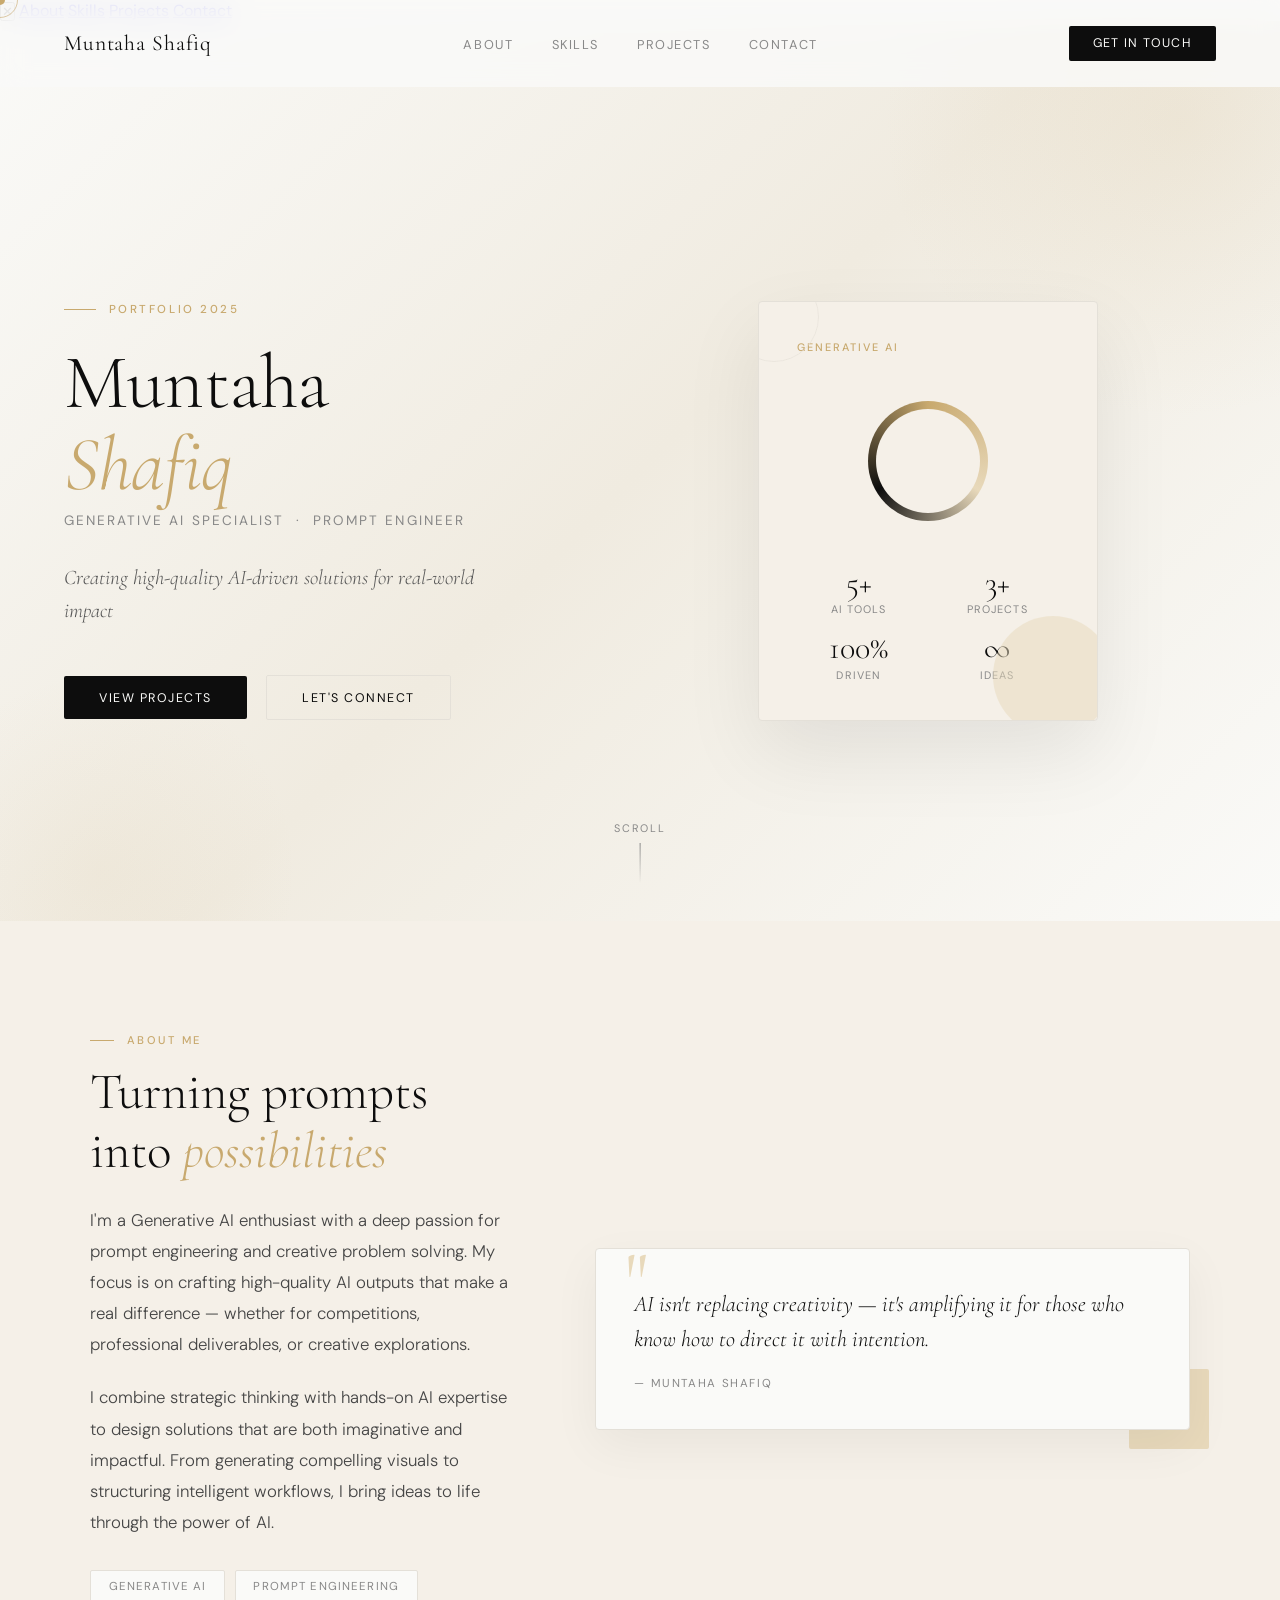
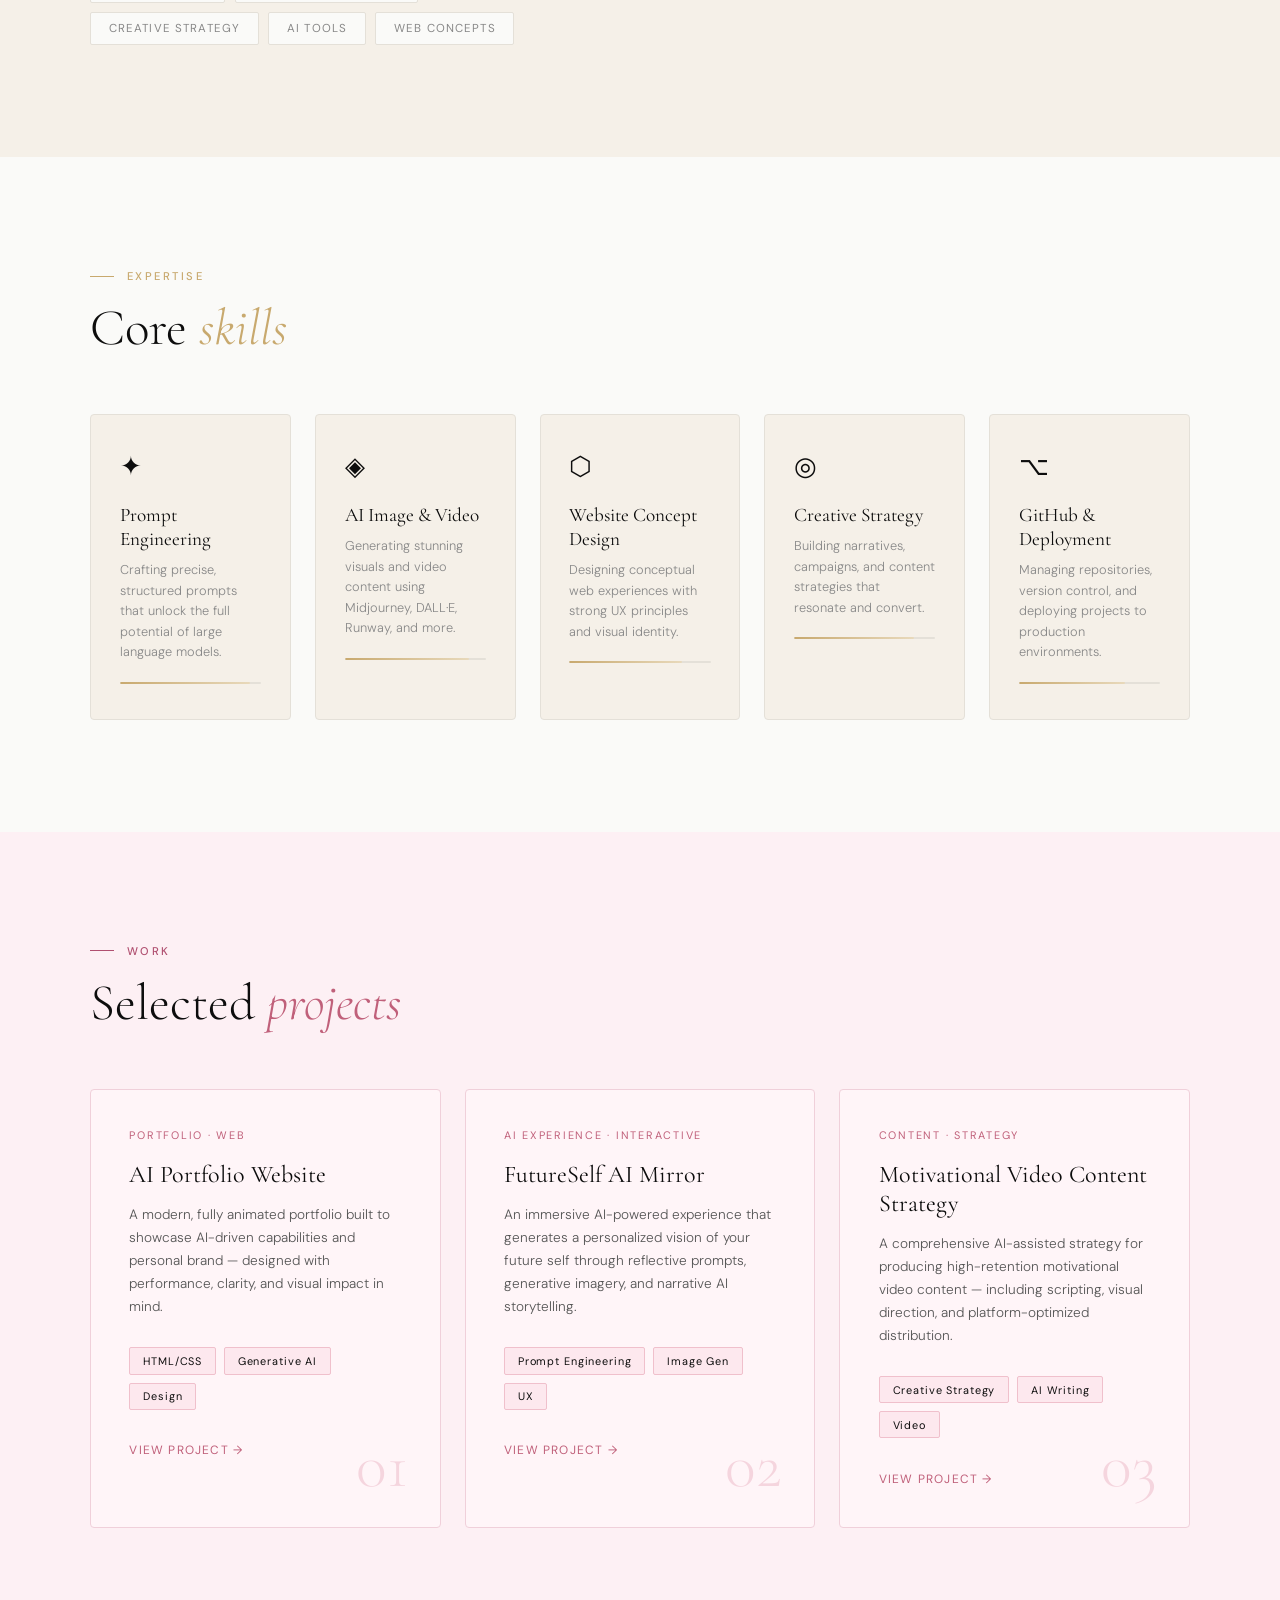
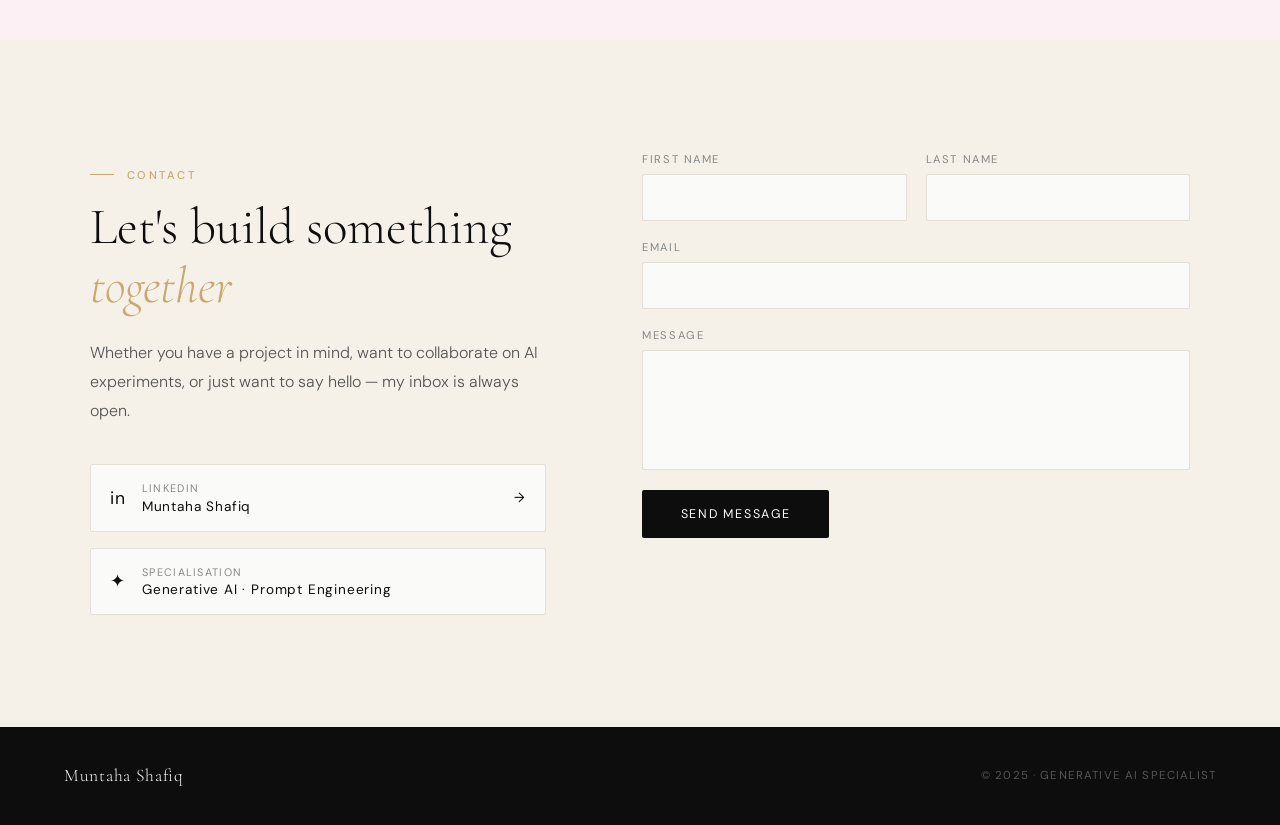
<file: index.html>
<!DOCTYPE html>
<html lang="en">
<head>
<meta charset="UTF-8" />
<meta name="viewport" content="width=device-width, initial-scale=1.0" />
<title>Muntaha Shafiq — Generative AI Specialist</title>
<link rel="preconnect" href="https://fonts.googleapis.com" />
<link rel="stylesheet" href="style.css">
<link href="https://fonts.googleapis.com/css2?family=Cormorant+Garamond:ital,wght@0,300;0,400;0,600;1,300;1,400&family=DM+Sans:wght@300;400;500&display=swap" rel="stylesheet" />

</head>
<body>

<!-- Custom cursor -->
<div class="cursor" id="cursor"></div>
<div class="cursor-ring" id="cursorRing"></div>

<!-- Mobile Menu -->
<div class="mobile-menu" id="mobileMenu">
  <button class="mobile-close" onclick="closeMobile()">✕</button>
  <a href="#about" onclick="closeMobile()">About</a>
  <a href="#skills" onclick="closeMobile()">Skills</a>
  <a href="#projects" onclick="closeMobile()">Projects</a>
  <a href="#contact" onclick="closeMobile()">Contact</a>
</div>

<!-- NAV -->
<nav id="navbar">
  <a href="#hero" class="nav-logo">Muntaha Shafiq</a>
  <ul class="nav-links">
    <li><a href="#about">About</a></li>
    <li><a href="#skills">Skills</a></li>
    <li><a href="#projects">Projects</a></li>
    <li><a href="#contact">Contact</a></li>
  </ul>
  <a href="#contact" class="nav-cta">Get in Touch</a>
  <div class="hamburger" onclick="openMobile()">
    <span></span><span></span><span></span>
  </div>
</nav>

<!-- HERO -->
<section id="hero">
  <div class="hero-bg-lines"></div>
  <div class="hero-content">
    <div class="hero-eyebrow">Portfolio 2025</div>
    <h1 class="hero-name">Muntaha<br><em>Shafiq</em></h1>
    <div class="hero-title">Generative AI Specialist &nbsp;·&nbsp; Prompt Engineer</div>
    <p class="hero-tagline">Creating high-quality AI-driven solutions for real-world impact</p>
    <div class="hero-actions">
      <a href="#projects" class="btn-primary">View Projects</a>
      <a href="#contact" class="btn-ghost">Let's Connect</a>
    </div>
  </div>
  <div class="hero-visual">
    <div class="hero-card">
      <div class="hero-card-badge2"></div>
      <div class="hero-card-inner">
        <div class="card-label">Generative AI</div>
        <div class="card-orb"></div>
        <div class="card-stats">
          <div class="stat">
            <div class="stat-num">5+</div>
            <div class="stat-label">AI Tools</div>
          </div>
          <div class="stat">
            <div class="stat-num">3+</div>
            <div class="stat-label">Projects</div>
          </div>
          <div class="stat">
            <div class="stat-num">100%</div>
            <div class="stat-label">Driven</div>
          </div>
          <div class="stat">
            <div class="stat-num">∞</div>
            <div class="stat-label">Ideas</div>
          </div>
        </div>
      </div>
      <div class="hero-card-badge"></div>
    </div>
  </div>
  <div class="scroll-hint">Scroll</div>
</section>

<!-- ABOUT -->
<section id="about">
  <div class="about-grid">
    <div class="about-text reveal">
      <div class="section-label">About Me</div>
      <h2 class="section-heading">Turning prompts into <em>possibilities</em></h2>
      <p>I'm a Generative AI enthusiast with a deep passion for prompt engineering and creative problem solving. My focus is on crafting high-quality AI outputs that make a real difference — whether for competitions, professional deliverables, or creative explorations.</p>
      <p>I combine strategic thinking with hands-on AI expertise to design solutions that are both imaginative and impactful. From generating compelling visuals to structuring intelligent workflows, I bring ideas to life through the power of AI.</p>
      <div class="about-badges">
        <span class="badge">Generative AI</span>
        <span class="badge">Prompt Engineering</span>
        <span class="badge">Creative Strategy</span>
        <span class="badge">AI Tools</span>
        <span class="badge">Web Concepts</span>
      </div>
    </div>
    <div class="about-image-col reveal reveal-delay-2">
      <div class="about-quote-card">
        <p class="about-quote">AI isn't replacing creativity — it's amplifying it for those who know how to direct it with intention.</p>
        <div class="about-quote-author">— Muntaha Shafiq</div>
        <div class="about-deco"></div>
      </div>
    </div>
  </div>
</section>

<!-- SKILLS -->
<section id="skills">
  <div style="max-width:1100px;margin:0 auto;">
    <div class="section-label reveal">Expertise</div>
    <h2 class="section-heading reveal reveal-delay-1">Core <em>skills</em></h2>
  </div>
  <div class="skills-grid">
    <div class="skill-card reveal reveal-delay-1">
      <span class="skill-icon">✦</span>
      <div class="skill-name">Prompt Engineering</div>
      <div class="skill-desc">Crafting precise, structured prompts that unlock the full potential of large language models.</div>
      <div class="skill-bar"><div class="skill-bar-fill" data-width="92"></div></div>
    </div>
    <div class="skill-card reveal reveal-delay-2">
      <span class="skill-icon">◈</span>
      <div class="skill-name">AI Image & Video</div>
      <div class="skill-desc">Generating stunning visuals and video content using Midjourney, DALL·E, Runway, and more.</div>
      <div class="skill-bar"><div class="skill-bar-fill" data-width="88"></div></div>
    </div>
    <div class="skill-card reveal reveal-delay-3">
      <span class="skill-icon">⬡</span>
      <div class="skill-name">Website Concept Design</div>
      <div class="skill-desc">Designing conceptual web experiences with strong UX principles and visual identity.</div>
      <div class="skill-bar"><div class="skill-bar-fill" data-width="80"></div></div>
    </div>
    <div class="skill-card reveal reveal-delay-4">
      <span class="skill-icon">◎</span>
      <div class="skill-name">Creative Strategy</div>
      <div class="skill-desc">Building narratives, campaigns, and content strategies that resonate and convert.</div>
      <div class="skill-bar"><div class="skill-bar-fill" data-width="85"></div></div>
    </div>
    <div class="skill-card reveal reveal-delay-5">
      <span class="skill-icon">⌥</span>
      <div class="skill-name">GitHub & Deployment</div>
      <div class="skill-desc">Managing repositories, version control, and deploying projects to production environments.</div>
      <div class="skill-bar"><div class="skill-bar-fill" data-width="75"></div></div>
    </div>
  </div>
</section>

<!-- PROJECTS -->
<section id="projects">
  <div style="max-width:1100px;margin:0 auto;">
    <div class="section-label reveal">Work</div>
    <h2 class="section-heading reveal reveal-delay-1">Selected <em>projects</em></h2>
  </div>
  <div class="projects-grid">
    <div class="project-card reveal reveal-delay-1">
      <div class="project-num">01</div>
      <div class="project-tag">Portfolio · Web</div>
      <h3 class="project-title">AI Portfolio Website</h3>
      <p class="project-desc">A modern, fully animated portfolio built to showcase AI-driven capabilities and personal brand — designed with performance, clarity, and visual impact in mind.</p>
      <div class="project-chips">
        <span class="project-chip">HTML/CSS</span>
        <span class="project-chip">Generative AI</span>
        <span class="project-chip">Design</span>
      </div>
      <a href="project1.html" class="project-arrow">View Project →</a>
    </div>
    <div class="project-card reveal reveal-delay-2">
      <div class="project-num">02</div>
      <div class="project-tag">AI Experience · Interactive</div>
      <h3 class="project-title">FutureSelf AI Mirror</h3>
      <p class="project-desc">An immersive AI-powered experience that generates a personalized vision of your future self through reflective prompts, generative imagery, and narrative AI storytelling.</p>
      <div class="project-chips">
        <span class="project-chip">Prompt Engineering</span>
        <span class="project-chip">Image Gen</span>
        <span class="project-chip">UX</span>
      </div>
      <a href="project2.html" class="project-arrow">View Project →</a>
    </div>
    <div class="project-card reveal reveal-delay-3">
      <div class="project-num">03</div>
      <div class="project-tag">Content · Strategy</div>
      <h3 class="project-title">Motivational Video Content Strategy</h3>
      <p class="project-desc">A comprehensive AI-assisted strategy for producing high-retention motivational video content — including scripting, visual direction, and platform-optimized distribution.</p>
      <div class="project-chips">
        <span class="project-chip">Creative Strategy</span>
        <span class="project-chip">AI Writing</span>
        <span class="project-chip">Video</span>
      </div>
      <a href="project3.html" class="project-arrow">View Project →</a>
    </div>
  </div>
</section>

<!-- CONTACT -->
<section id="contact">
  <div class="contact-grid">
    <div class="contact-info reveal">
      <div class="section-label">Contact</div>
      <h2 class="section-heading">Let's build something <em>together</em></h2>
      <p>Whether you have a project in mind, want to collaborate on AI experiments, or just want to say hello — my inbox is always open.</p>
      <div class="contact-links">
        <a href="https://www.linkedin.com/in/muntaha-shafiq-2830213a8/" target="_blank" class="contact-link">
          <span class="contact-link-icon">in</span>
          <span class="contact-link-text">
            <span class="contact-link-label">LinkedIn</span>
            <span class="contact-link-value">Muntaha Shafiq</span>
          </span>
          <span>→</span>
        </a>
        <div class="contact-link" style="cursor:default;">
          <span class="contact-link-icon">✦</span>
          <span class="contact-link-text">
            <span class="contact-link-label">Specialisation</span>
            <span class="contact-link-value">Generative AI · Prompt Engineering</span>
          </span>
        </div>
      </div>
    </div>
    <div class="reveal reveal-delay-2">
      <div class="contact-form" id="contactForm">
        <div class="form-row">
          <div class="form-group">
            <label>First Name</label>
            <input type="text" placeholder="" />
          </div>
          <div class="form-group">
            <label>Last Name</label>
            <input type="text" placeholder="" />
          </div>
        </div>
        <div class="form-group">
          <label>Email</label>
          <input type="email" placeholder="" />
        </div>
        <div class="form-group">
          <label>Message</label>
          <textarea placeholder=""></textarea>
        </div>
        <button class="btn-submit" onclick="handleSubmit()">Send Message</button>
      </div>
      <div class="form-success" id="formSuccess">
        ✦ Message received — I'll be in touch soon.
      </div>
    </div>
  </div>
</section>

<!-- FOOTER -->
<footer>
  <div class="footer-logo">Muntaha Shafiq</div>
  <div class="footer-copy">© 2025 · Generative AI Specialist</div>
</footer>

<script src="script.js"></script>
</body>
</html>
</file>
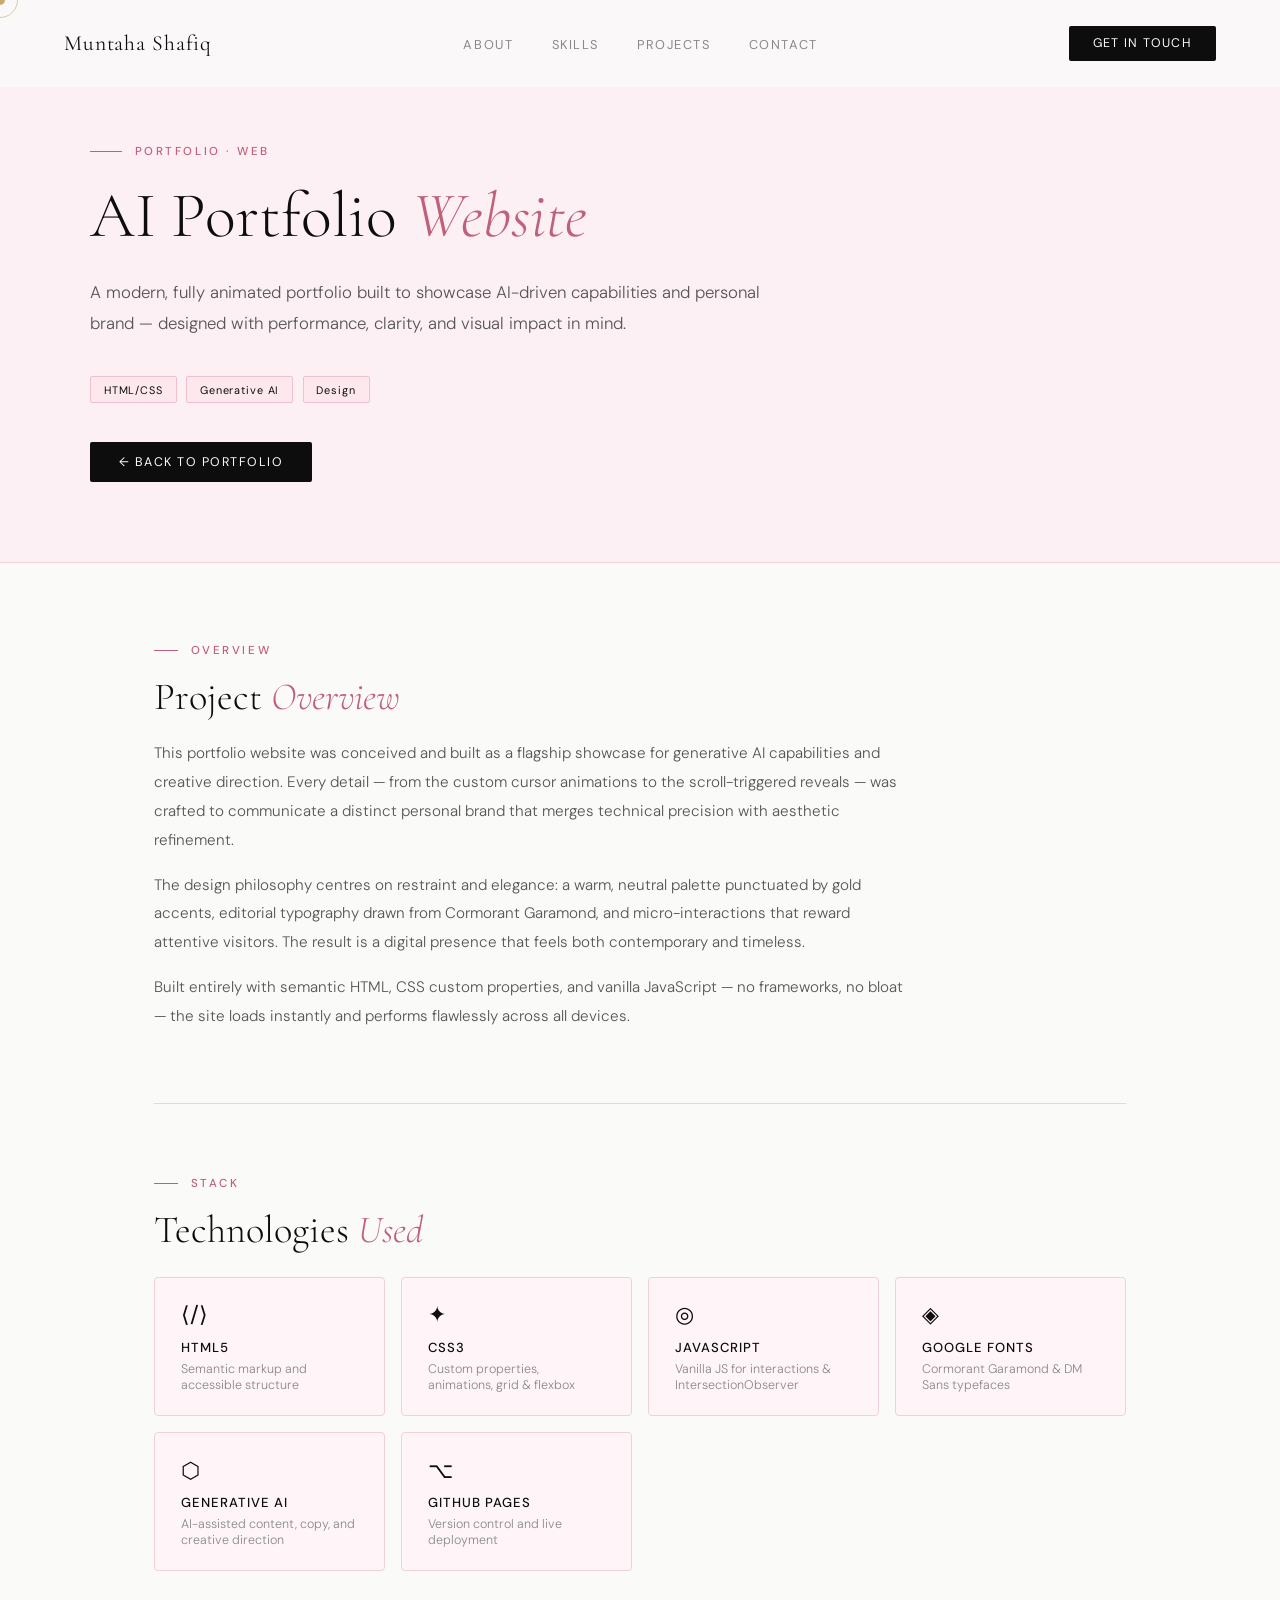
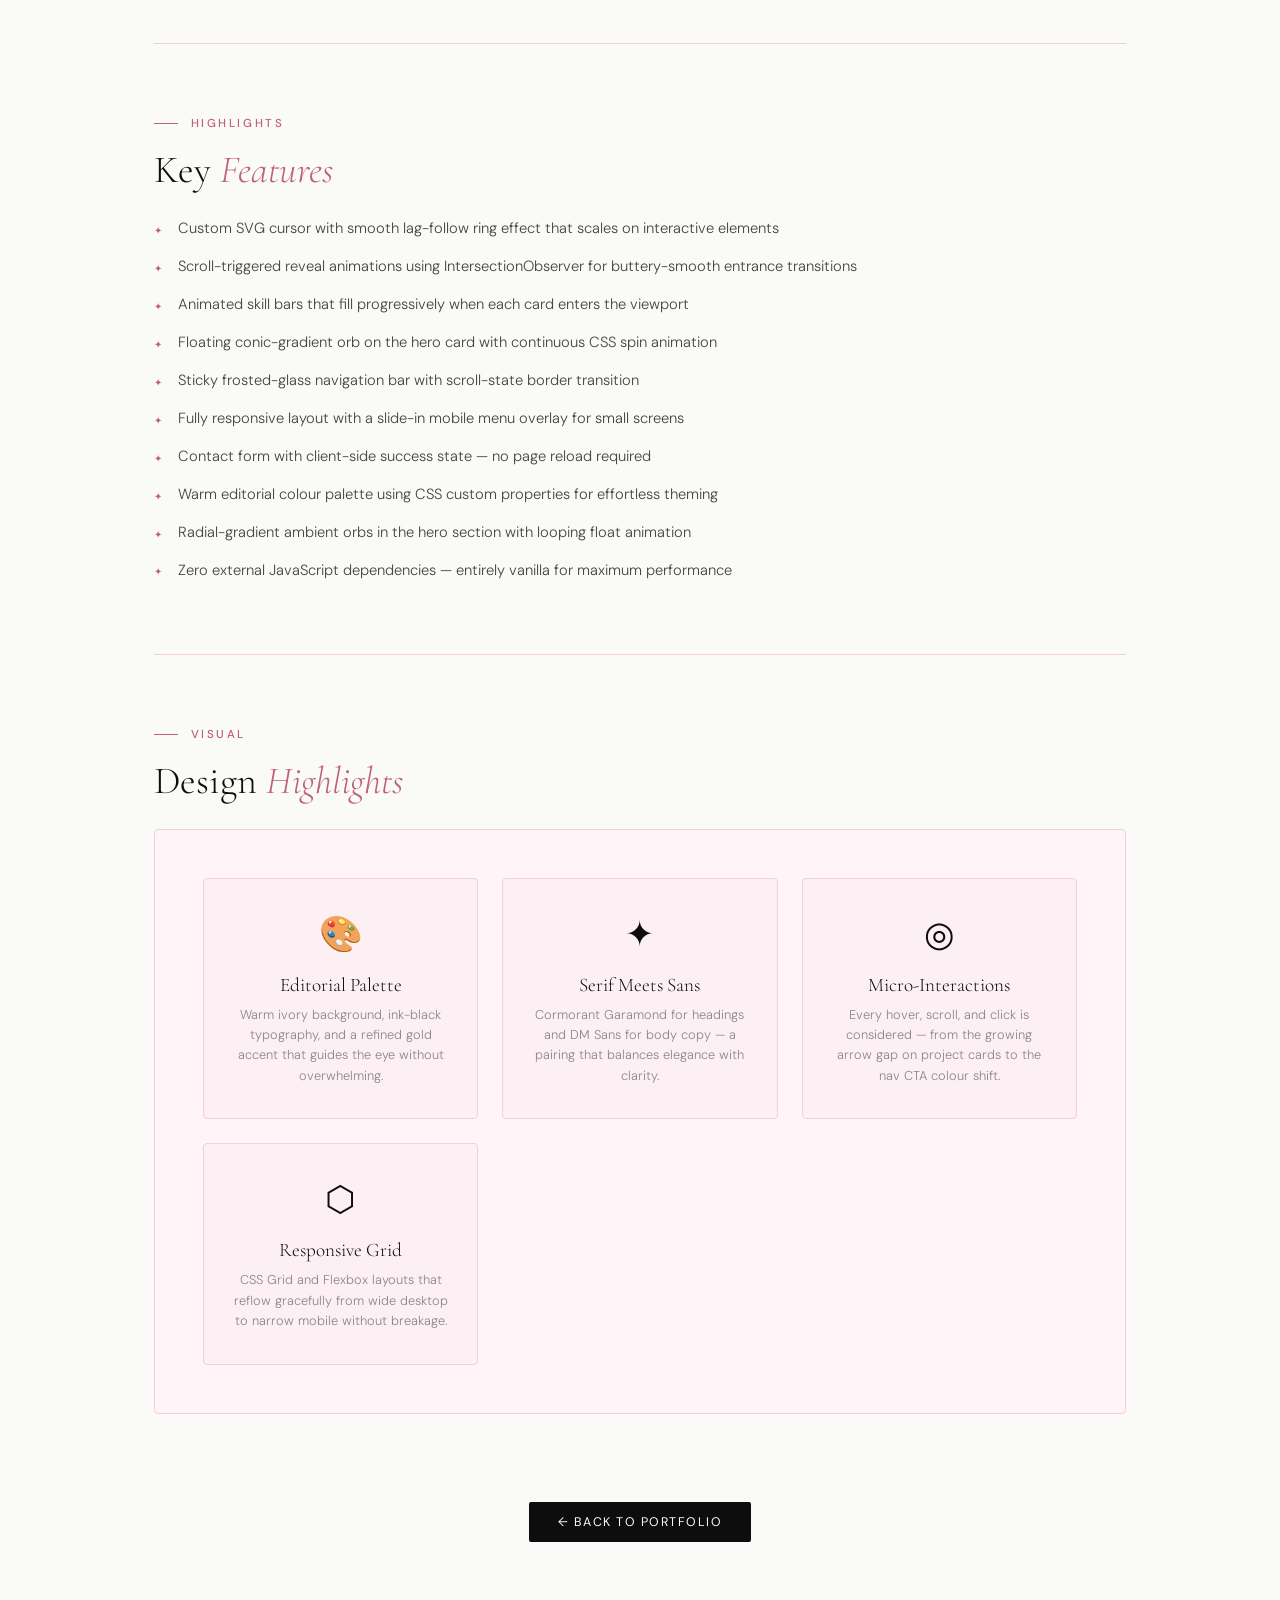
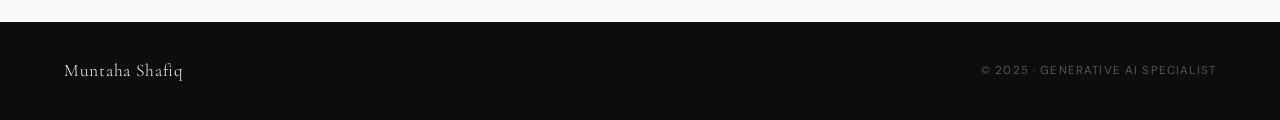
<file: project1.html>
<!DOCTYPE html>
<html lang="en">
<head>
<meta charset="UTF-8" />
<meta name="viewport" content="width=device-width, initial-scale=1.0" />
<title>AI Portfolio Website — Muntaha Shafiq</title>
<link rel="preconnect" href="https://fonts.googleapis.com" />
<link rel="stylesheet" href="style.css">
<link href="https://fonts.googleapis.com/css2?family=Cormorant+Garamond:ital,wght@0,300;0,400;0,600;1,300;1,400&family=DM+Sans:wght@300;400;500&display=swap" rel="stylesheet" />
<style>
  .project-page-hero {
    background: #fdf0f4;
    padding: 9rem 4rem 5rem;
    border-bottom: 1px solid #f0d0da;
  }
  .project-page-tag {
    font-size: 0.72rem;
    letter-spacing: 0.22em;
    text-transform: uppercase;
    color: #c0607a;
    font-weight: 500;
    margin-bottom: 1.4rem;
    display: flex; align-items: center; gap: 0.8rem;
  }
  .project-page-tag::before {
    content: '';
    width: 32px; height: 1px;
    background: #c0607a;
    display: inline-block;
  }
  .project-page-title {
    font-family: 'Cormorant Garamond', serif;
    font-size: clamp(2.8rem, 5vw, 4.5rem);
    font-weight: 300;
    line-height: 1.1;
    color: #0d0d0d;
    margin-bottom: 1.6rem;
  }
  .project-page-title em { font-style: italic; color: #c0607a; }
  .project-page-desc {
    font-size: 1.05rem;
    color: #555;
    line-height: 1.8;
    font-weight: 300;
    max-width: 680px;
    margin-bottom: 2.4rem;
  }
  .project-page-chips {
    display: flex; flex-wrap: wrap; gap: 0.6rem;
    margin-bottom: 2.4rem;
  }
  .back-link {
    display: inline-flex;
    align-items: center;
    gap: 0.5rem;
    font-size: 0.78rem;
    letter-spacing: 0.12em;
    text-transform: uppercase;
    color: var(--paper);
    background: var(--ink);
    padding: 0.75rem 1.8rem;
    border-radius: 2px;
    text-decoration: none;
    transition: background 0.25s, transform 0.2s;
  }
  .back-link:hover { background: #c0607a; transform: translateY(-2px); }
  .project-content {
    max-width: 1100px;
    margin: 0 auto;
    padding: 5rem 4rem;
  }
  .project-section {
    margin-bottom: 4.5rem;
  }
  .project-section-label {
    font-size: 0.72rem;
    letter-spacing: 0.22em;
    text-transform: uppercase;
    color: #c0607a;
    font-weight: 500;
    margin-bottom: 1rem;
    display: flex; align-items: center; gap: 0.8rem;
  }
  .project-section-label::before {
    content: '';
    width: 24px; height: 1px;
    background: #c0607a;
    display: inline-block;
  }
  .project-section h2 {
    font-family: 'Cormorant Garamond', serif;
    font-size: clamp(1.8rem, 3vw, 2.6rem);
    font-weight: 300;
    color: #0d0d0d;
    margin-bottom: 1.2rem;
    line-height: 1.2;
  }
  .project-section h2 em { font-style: italic; color: #c0607a; }
  .project-section p {
    font-size: 0.95rem;
    color: #555;
    line-height: 1.9;
    font-weight: 300;
    margin-bottom: 1rem;
    max-width: 760px;
  }
  .tech-grid {
    display: grid;
    grid-template-columns: repeat(auto-fit, minmax(200px, 1fr));
    gap: 1rem;
    margin-top: 1.5rem;
  }
  .tech-item {
    background: #fff5f8;
    border: 1px solid #f0d0da;
    border-radius: 4px;
    padding: 1.4rem 1.6rem;
    transition: border-color 0.3s, transform 0.2s;
  }
  .tech-item:hover { border-color: #c0607a; transform: translateY(-3px); }
  .tech-item-icon { font-size: 1.4rem; margin-bottom: 0.6rem; }
  .tech-item-name {
    font-size: 0.82rem;
    letter-spacing: 0.08em;
    font-weight: 500;
    color: #0d0d0d;
    text-transform: uppercase;
  }
  .tech-item-desc {
    font-size: 0.78rem;
    color: #888;
    margin-top: 0.3rem;
    font-weight: 300;
  }
  .features-list {
    list-style: none;
    margin-top: 1.5rem;
    display: flex;
    flex-direction: column;
    gap: 0.9rem;
    max-width: 760px;
  }
  .features-list li {
    display: flex;
    align-items: flex-start;
    gap: 1rem;
    font-size: 0.92rem;
    color: #444;
    font-weight: 300;
    line-height: 1.6;
  }
  .features-list li::before {
    content: '✦';
    color: #c0607a;
    font-size: 0.65rem;
    margin-top: 0.35rem;
    flex-shrink: 0;
  }
  .visual-section {
    background: #fff5f8;
    border: 1px solid #f0d0da;
    border-radius: 4px;
    padding: 3rem;
    display: grid;
    grid-template-columns: repeat(auto-fit, minmax(260px, 1fr));
    gap: 1.5rem;
    margin-top: 1.5rem;
  }
  .visual-card {
    background: #fdf0f4;
    border: 1px solid #f0d0da;
    border-radius: 4px;
    padding: 2rem 1.8rem;
    text-align: center;
  }
  .visual-card-icon {
    font-size: 2.2rem;
    margin-bottom: 1rem;
  }
  .visual-card-title {
    font-family: 'Cormorant Garamond', serif;
    font-size: 1.2rem;
    font-weight: 300;
    color: #0d0d0d;
    margin-bottom: 0.5rem;
  }
  .visual-card-text {
    font-size: 0.8rem;
    color: #888;
    font-weight: 300;
    line-height: 1.6;
  }
  .project-divider {
    border: none;
    border-top: 1px solid #f0d0da;
    margin: 0 0 4.5rem;
  }
  @media (max-width: 900px) {
    .project-page-hero { padding: 7rem 1.8rem 4rem; }
    .project-content { padding: 3.5rem 1.8rem; }
    .visual-section { padding: 2rem 1.5rem; }
  }
</style>
</head>
<body>

<div class="cursor" id="cursor"></div>
<div class="cursor-ring" id="cursorRing"></div>

<nav id="navbar">
  <a href="index.html" class="nav-logo">Muntaha Shafiq</a>
  <ul class="nav-links">
    <li><a href="index.html#about">About</a></li>
    <li><a href="index.html#skills">Skills</a></li>
    <li><a href="index.html#projects">Projects</a></li>
    <li><a href="index.html#contact">Contact</a></li>
  </ul>
  <a href="index.html#contact" class="nav-cta">Get in Touch</a>
</nav>

<!-- PAGE HERO -->
<div class="project-page-hero">
  <div style="max-width:1100px;margin:0 auto;">
    <div class="project-page-tag">Portfolio · Web</div>
    <h1 class="project-page-title">AI Portfolio <em>Website</em></h1>
    <p class="project-page-desc">A modern, fully animated portfolio built to showcase AI-driven capabilities and personal brand — designed with performance, clarity, and visual impact in mind.</p>
    <div class="project-page-chips">
      <span class="project-chip">HTML/CSS</span>
      <span class="project-chip">Generative AI</span>
      <span class="project-chip">Design</span>
    </div>
    <a href="index.html" class="back-link">← Back to Portfolio</a>
  </div>
</div>

<div class="project-content">

  <!-- Overview -->
  <div class="project-section reveal">
    <div class="project-section-label">Overview</div>
    <h2>Project <em>Overview</em></h2>
    <p>This portfolio website was conceived and built as a flagship showcase for generative AI capabilities and creative direction. Every detail — from the custom cursor animations to the scroll-triggered reveals — was crafted to communicate a distinct personal brand that merges technical precision with aesthetic refinement.</p>
    <p>The design philosophy centres on restraint and elegance: a warm, neutral palette punctuated by gold accents, editorial typography drawn from Cormorant Garamond, and micro-interactions that reward attentive visitors. The result is a digital presence that feels both contemporary and timeless.</p>
    <p>Built entirely with semantic HTML, CSS custom properties, and vanilla JavaScript — no frameworks, no bloat — the site loads instantly and performs flawlessly across all devices.</p>
  </div>

  <hr class="project-divider">

  <!-- Technologies -->
  <div class="project-section reveal reveal-delay-1">
    <div class="project-section-label">Stack</div>
    <h2>Technologies <em>Used</em></h2>
    <div class="tech-grid">
      <div class="tech-item">
        <div class="tech-item-icon">⟨/⟩</div>
        <div class="tech-item-name">HTML5</div>
        <div class="tech-item-desc">Semantic markup and accessible structure</div>
      </div>
      <div class="tech-item">
        <div class="tech-item-icon">✦</div>
        <div class="tech-item-name">CSS3</div>
        <div class="tech-item-desc">Custom properties, animations, grid & flexbox</div>
      </div>
      <div class="tech-item">
        <div class="tech-item-icon">◎</div>
        <div class="tech-item-name">JavaScript</div>
        <div class="tech-item-desc">Vanilla JS for interactions & IntersectionObserver</div>
      </div>
      <div class="tech-item">
        <div class="tech-item-icon">◈</div>
        <div class="tech-item-name">Google Fonts</div>
        <div class="tech-item-desc">Cormorant Garamond & DM Sans typefaces</div>
      </div>
      <div class="tech-item">
        <div class="tech-item-icon">⬡</div>
        <div class="tech-item-name">Generative AI</div>
        <div class="tech-item-desc">AI-assisted content, copy, and creative direction</div>
      </div>
      <div class="tech-item">
        <div class="tech-item-icon">⌥</div>
        <div class="tech-item-name">GitHub Pages</div>
        <div class="tech-item-desc">Version control and live deployment</div>
      </div>
    </div>
  </div>

  <hr class="project-divider">

  <!-- Key Features -->
  <div class="project-section reveal reveal-delay-2">
    <div class="project-section-label">Highlights</div>
    <h2>Key <em>Features</em></h2>
    <ul class="features-list">
      <li>Custom SVG cursor with smooth lag-follow ring effect that scales on interactive elements</li>
      <li>Scroll-triggered reveal animations using IntersectionObserver for buttery-smooth entrance transitions</li>
      <li>Animated skill bars that fill progressively when each card enters the viewport</li>
      <li>Floating conic-gradient orb on the hero card with continuous CSS spin animation</li>
      <li>Sticky frosted-glass navigation bar with scroll-state border transition</li>
      <li>Fully responsive layout with a slide-in mobile menu overlay for small screens</li>
      <li>Contact form with client-side success state — no page reload required</li>
      <li>Warm editorial colour palette using CSS custom properties for effortless theming</li>
      <li>Radial-gradient ambient orbs in the hero section with looping float animation</li>
      <li>Zero external JavaScript dependencies — entirely vanilla for maximum performance</li>
    </ul>
  </div>

  <hr class="project-divider">

  <!-- Visual Section -->
  <div class="project-section reveal reveal-delay-3">
    <div class="project-section-label">Visual</div>
    <h2>Design <em>Highlights</em></h2>
    <div class="visual-section">
      <div class="visual-card">
        <div class="visual-card-icon">🎨</div>
        <div class="visual-card-title">Editorial Palette</div>
        <div class="visual-card-text">Warm ivory background, ink-black typography, and a refined gold accent that guides the eye without overwhelming.</div>
      </div>
      <div class="visual-card">
        <div class="visual-card-icon">✦</div>
        <div class="visual-card-title">Serif Meets Sans</div>
        <div class="visual-card-text">Cormorant Garamond for headings and DM Sans for body copy — a pairing that balances elegance with clarity.</div>
      </div>
      <div class="visual-card">
        <div class="visual-card-icon">◎</div>
        <div class="visual-card-title">Micro-Interactions</div>
        <div class="visual-card-text">Every hover, scroll, and click is considered — from the growing arrow gap on project cards to the nav CTA colour shift.</div>
      </div>
      <div class="visual-card">
        <div class="visual-card-icon">⬡</div>
        <div class="visual-card-title">Responsive Grid</div>
        <div class="visual-card-text">CSS Grid and Flexbox layouts that reflow gracefully from wide desktop to narrow mobile without breakage.</div>
      </div>
    </div>
  </div>

  <div style="text-align:center; padding-top:1rem;">
    <a href="index.html" class="back-link">← Back to Portfolio</a>
  </div>

</div>

<footer>
  <div class="footer-logo">Muntaha Shafiq</div>
  <div class="footer-copy">© 2025 · Generative AI Specialist</div>
</footer>

<script src="script.js"></script>
</body>
</html>
</file>
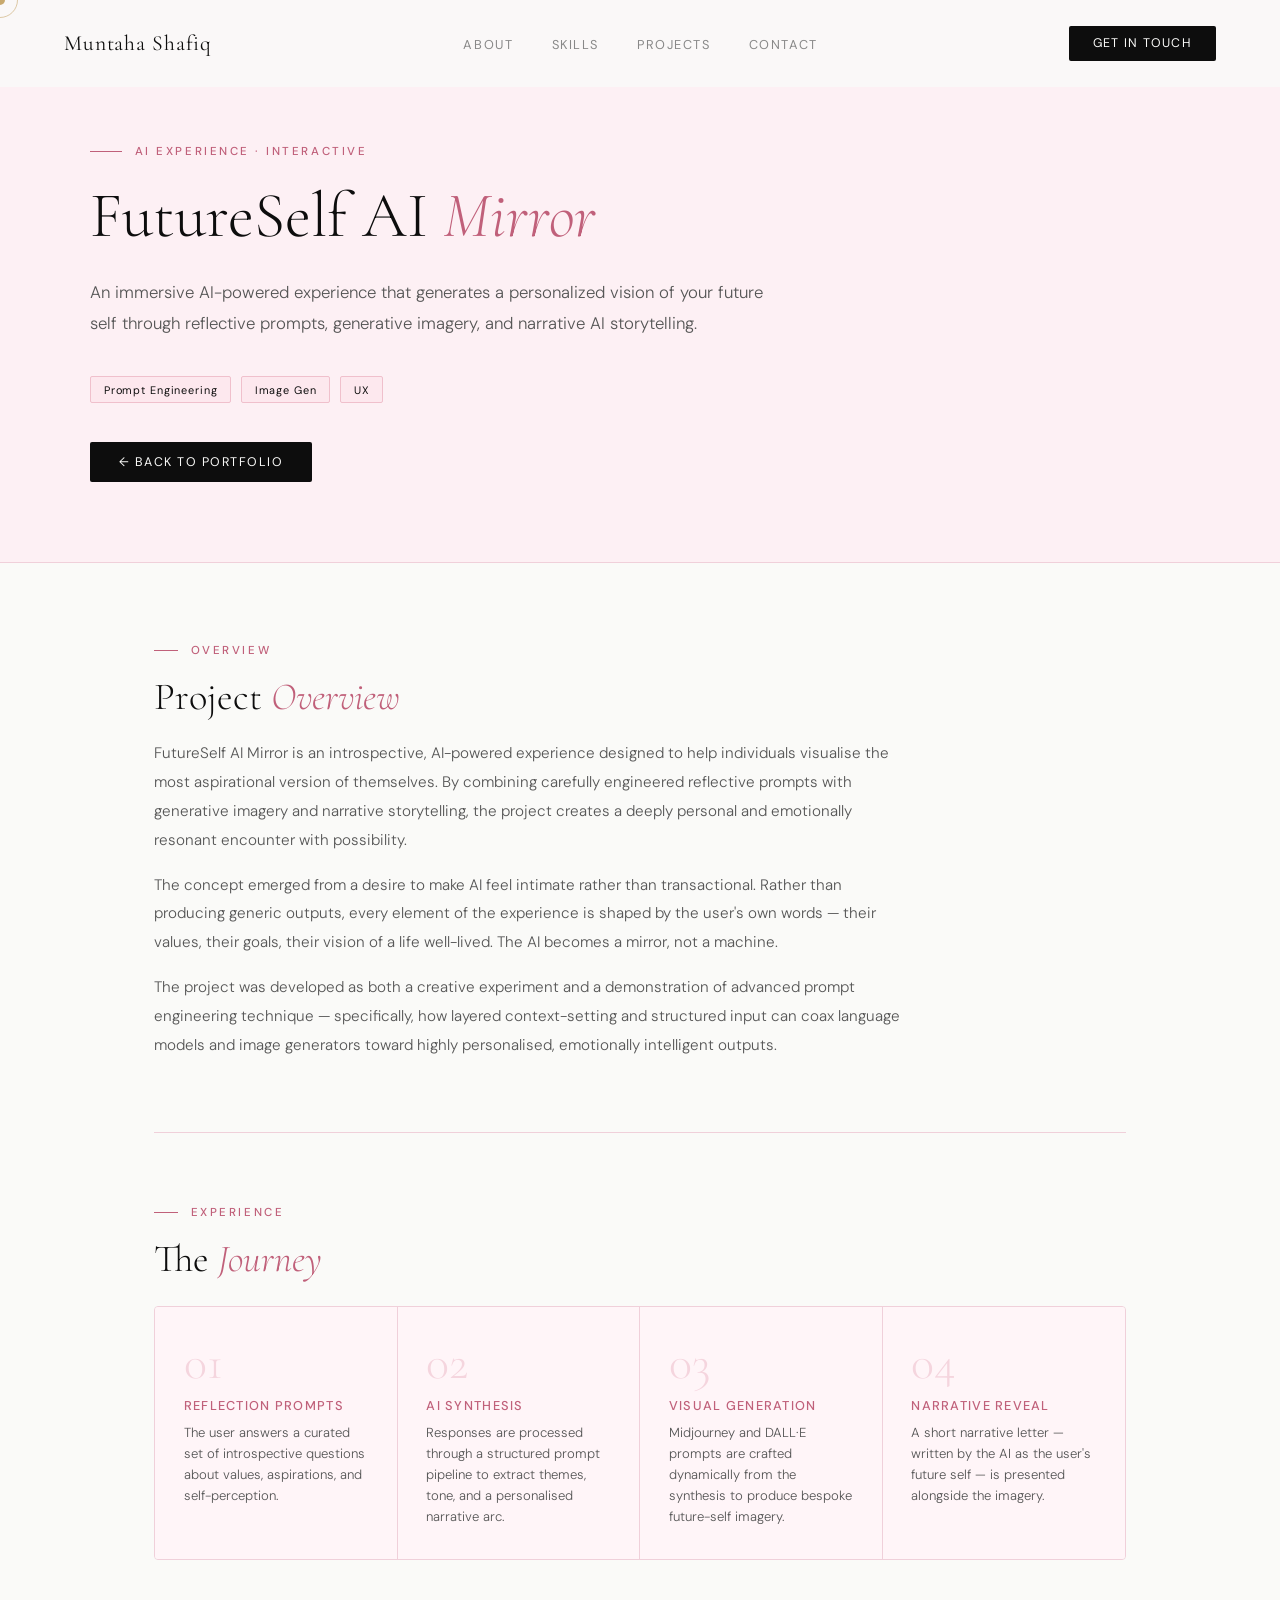
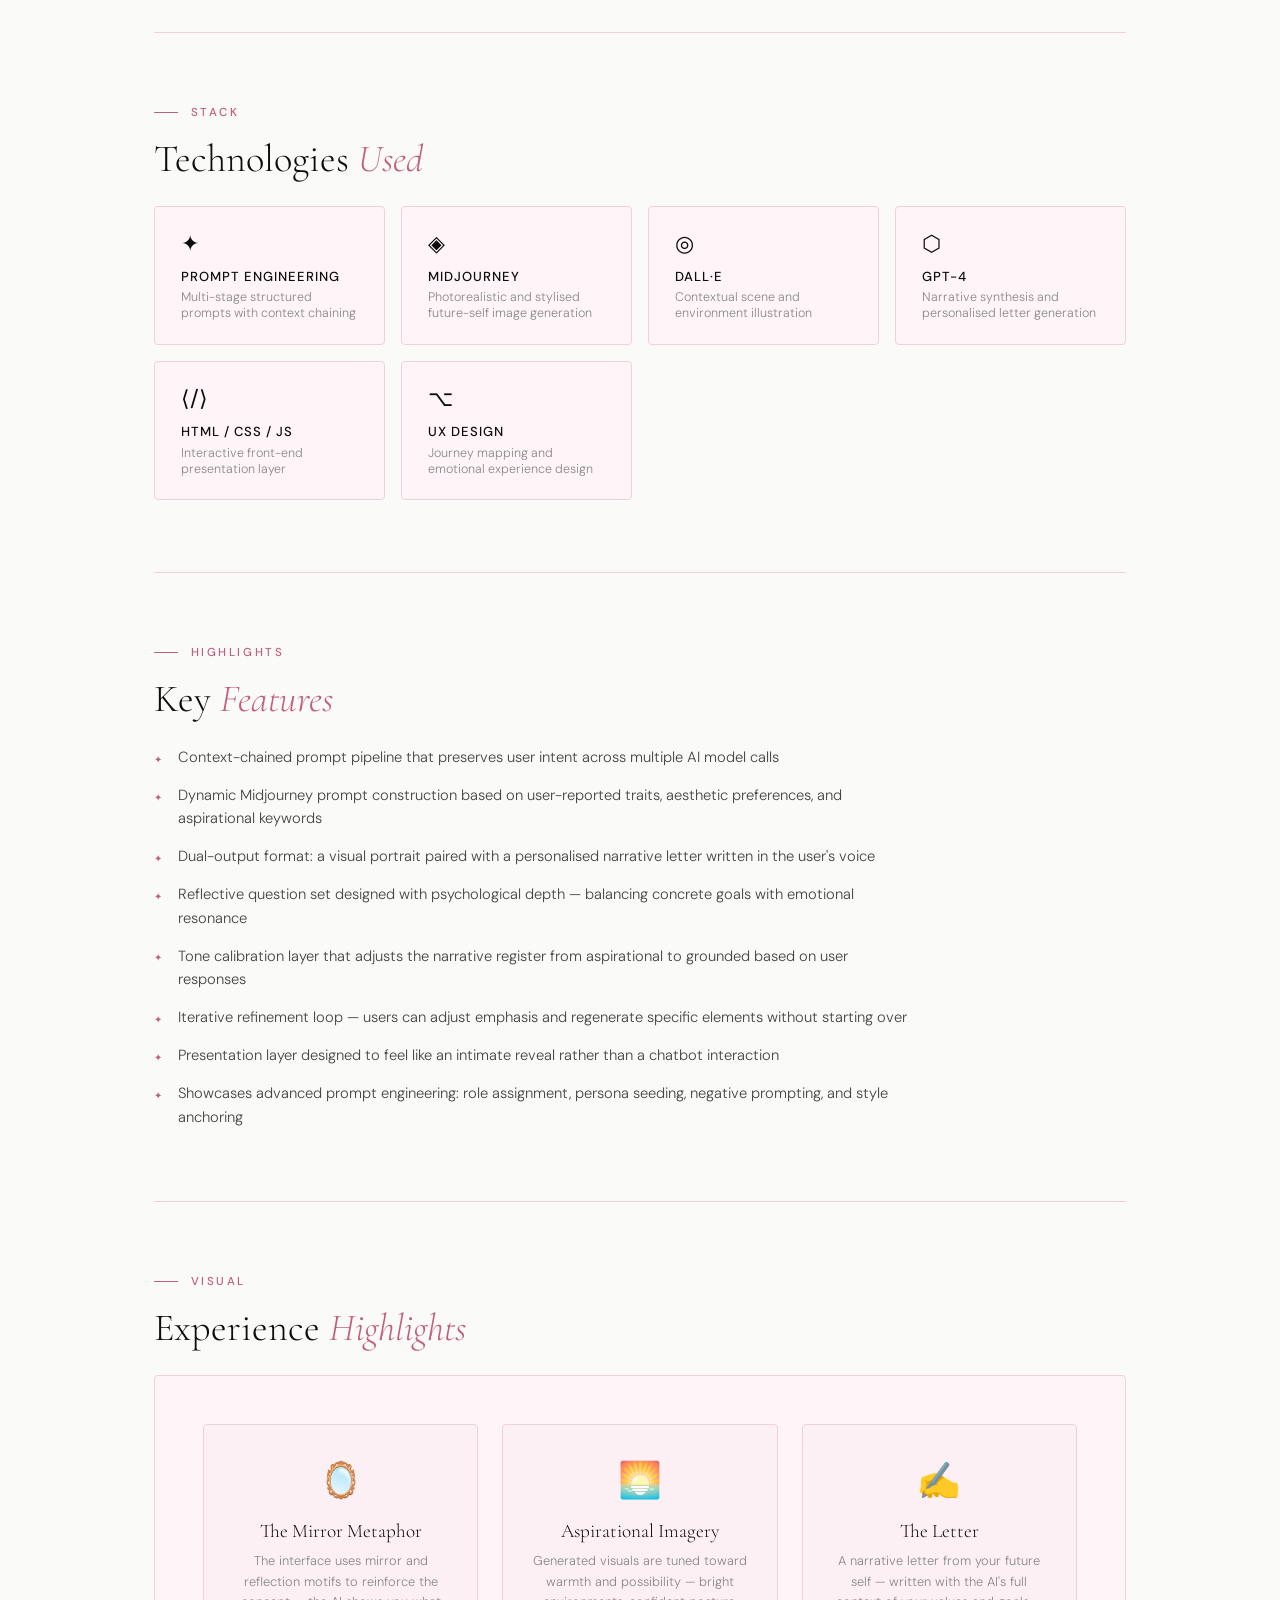
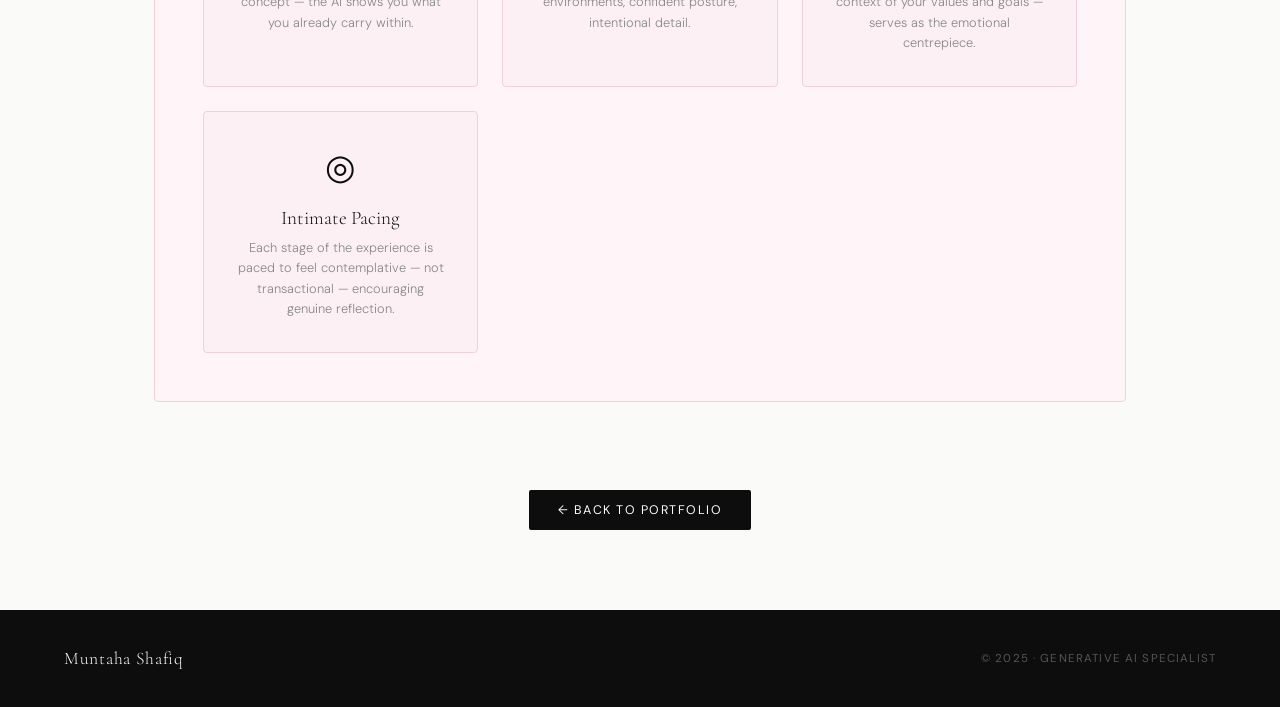
<file: project2.html>
<!DOCTYPE html>
<html lang="en">
<head>
<meta charset="UTF-8" />
<meta name="viewport" content="width=device-width, initial-scale=1.0" />
<title>FutureSelf AI Mirror — Muntaha Shafiq</title>
<link rel="preconnect" href="https://fonts.googleapis.com" />
<link rel="stylesheet" href="style.css">
<link href="https://fonts.googleapis.com/css2?family=Cormorant+Garamond:ital,wght@0,300;0,400;0,600;1,300;1,400&family=DM+Sans:wght@300;400;500&display=swap" rel="stylesheet" />
<style>
  .project-page-hero {
    background: #fdf0f4;
    padding: 9rem 4rem 5rem;
    border-bottom: 1px solid #f0d0da;
  }
  .project-page-tag {
    font-size: 0.72rem;
    letter-spacing: 0.22em;
    text-transform: uppercase;
    color: #c0607a;
    font-weight: 500;
    margin-bottom: 1.4rem;
    display: flex; align-items: center; gap: 0.8rem;
  }
  .project-page-tag::before {
    content: '';
    width: 32px; height: 1px;
    background: #c0607a;
    display: inline-block;
  }
  .project-page-title {
    font-family: 'Cormorant Garamond', serif;
    font-size: clamp(2.8rem, 5vw, 4.5rem);
    font-weight: 300;
    line-height: 1.1;
    color: #0d0d0d;
    margin-bottom: 1.6rem;
  }
  .project-page-title em { font-style: italic; color: #c0607a; }
  .project-page-desc {
    font-size: 1.05rem;
    color: #555;
    line-height: 1.8;
    font-weight: 300;
    max-width: 680px;
    margin-bottom: 2.4rem;
  }
  .project-page-chips {
    display: flex; flex-wrap: wrap; gap: 0.6rem;
    margin-bottom: 2.4rem;
  }
  .back-link {
    display: inline-flex;
    align-items: center;
    gap: 0.5rem;
    font-size: 0.78rem;
    letter-spacing: 0.12em;
    text-transform: uppercase;
    color: var(--paper);
    background: var(--ink);
    padding: 0.75rem 1.8rem;
    border-radius: 2px;
    text-decoration: none;
    transition: background 0.25s, transform 0.2s;
  }
  .back-link:hover { background: #c0607a; transform: translateY(-2px); }
  .project-content {
    max-width: 1100px;
    margin: 0 auto;
    padding: 5rem 4rem;
  }
  .project-section {
    margin-bottom: 4.5rem;
  }
  .project-section-label {
    font-size: 0.72rem;
    letter-spacing: 0.22em;
    text-transform: uppercase;
    color: #c0607a;
    font-weight: 500;
    margin-bottom: 1rem;
    display: flex; align-items: center; gap: 0.8rem;
  }
  .project-section-label::before {
    content: '';
    width: 24px; height: 1px;
    background: #c0607a;
    display: inline-block;
  }
  .project-section h2 {
    font-family: 'Cormorant Garamond', serif;
    font-size: clamp(1.8rem, 3vw, 2.6rem);
    font-weight: 300;
    color: #0d0d0d;
    margin-bottom: 1.2rem;
    line-height: 1.2;
  }
  .project-section h2 em { font-style: italic; color: #c0607a; }
  .project-section p {
    font-size: 0.95rem;
    color: #555;
    line-height: 1.9;
    font-weight: 300;
    margin-bottom: 1rem;
    max-width: 760px;
  }
  .tech-grid {
    display: grid;
    grid-template-columns: repeat(auto-fit, minmax(200px, 1fr));
    gap: 1rem;
    margin-top: 1.5rem;
  }
  .tech-item {
    background: #fff5f8;
    border: 1px solid #f0d0da;
    border-radius: 4px;
    padding: 1.4rem 1.6rem;
    transition: border-color 0.3s, transform 0.2s;
  }
  .tech-item:hover { border-color: #c0607a; transform: translateY(-3px); }
  .tech-item-icon { font-size: 1.4rem; margin-bottom: 0.6rem; }
  .tech-item-name {
    font-size: 0.82rem;
    letter-spacing: 0.08em;
    font-weight: 500;
    color: #0d0d0d;
    text-transform: uppercase;
  }
  .tech-item-desc {
    font-size: 0.78rem;
    color: #888;
    margin-top: 0.3rem;
    font-weight: 300;
  }
  .features-list {
    list-style: none;
    margin-top: 1.5rem;
    display: flex;
    flex-direction: column;
    gap: 0.9rem;
    max-width: 760px;
  }
  .features-list li {
    display: flex;
    align-items: flex-start;
    gap: 1rem;
    font-size: 0.92rem;
    color: #444;
    font-weight: 300;
    line-height: 1.6;
  }
  .features-list li::before {
    content: '✦';
    color: #c0607a;
    font-size: 0.65rem;
    margin-top: 0.35rem;
    flex-shrink: 0;
  }
  .visual-section {
    background: #fff5f8;
    border: 1px solid #f0d0da;
    border-radius: 4px;
    padding: 3rem;
    display: grid;
    grid-template-columns: repeat(auto-fit, minmax(260px, 1fr));
    gap: 1.5rem;
    margin-top: 1.5rem;
  }
  .visual-card {
    background: #fdf0f4;
    border: 1px solid #f0d0da;
    border-radius: 4px;
    padding: 2rem 1.8rem;
    text-align: center;
  }
  .visual-card-icon { font-size: 2.2rem; margin-bottom: 1rem; }
  .visual-card-title {
    font-family: 'Cormorant Garamond', serif;
    font-size: 1.2rem;
    font-weight: 300;
    color: #0d0d0d;
    margin-bottom: 0.5rem;
  }
  .visual-card-text {
    font-size: 0.8rem;
    color: #888;
    font-weight: 300;
    line-height: 1.6;
  }
  .project-divider {
    border: none;
    border-top: 1px solid #f0d0da;
    margin: 0 0 4.5rem;
  }
  .journey-steps {
    display: grid;
    grid-template-columns: repeat(auto-fit, minmax(220px, 1fr));
    gap: 0;
    margin-top: 1.5rem;
    border: 1px solid #f0d0da;
    border-radius: 4px;
    overflow: hidden;
  }
  .journey-step {
    padding: 2rem 1.8rem;
    background: #fff5f8;
    border-right: 1px solid #f0d0da;
    position: relative;
  }
  .journey-step:last-child { border-right: none; }
  .journey-step-num {
    font-family: 'Cormorant Garamond', serif;
    font-size: 3rem;
    font-weight: 300;
    color: #f5d5de;
    line-height: 1;
    margin-bottom: 0.6rem;
  }
  .journey-step-title {
    font-size: 0.8rem;
    font-weight: 500;
    letter-spacing: 0.1em;
    text-transform: uppercase;
    color: #c0607a;
    margin-bottom: 0.5rem;
  }
  .journey-step-text {
    font-size: 0.82rem;
    color: #555;
    font-weight: 300;
    line-height: 1.6;
  }
  @media (max-width: 900px) {
    .project-page-hero { padding: 7rem 1.8rem 4rem; }
    .project-content { padding: 3.5rem 1.8rem; }
    .visual-section { padding: 2rem 1.5rem; }
    .journey-steps { grid-template-columns: 1fr; }
    .journey-step { border-right: none; border-bottom: 1px solid #f0d0da; }
    .journey-step:last-child { border-bottom: none; }
  }
</style>
</head>
<body>

<div class="cursor" id="cursor"></div>
<div class="cursor-ring" id="cursorRing"></div>

<nav id="navbar">
  <a href="index.html" class="nav-logo">Muntaha Shafiq</a>
  <ul class="nav-links">
    <li><a href="index.html#about">About</a></li>
    <li><a href="index.html#skills">Skills</a></li>
    <li><a href="index.html#projects">Projects</a></li>
    <li><a href="index.html#contact">Contact</a></li>
  </ul>
  <a href="index.html#contact" class="nav-cta">Get in Touch</a>
</nav>

<!-- PAGE HERO -->
<div class="project-page-hero">
  <div style="max-width:1100px;margin:0 auto;">
    <div class="project-page-tag">AI Experience · Interactive</div>
    <h1 class="project-page-title">FutureSelf AI <em>Mirror</em></h1>
    <p class="project-page-desc">An immersive AI-powered experience that generates a personalized vision of your future self through reflective prompts, generative imagery, and narrative AI storytelling.</p>
    <div class="project-page-chips">
      <span class="project-chip">Prompt Engineering</span>
      <span class="project-chip">Image Gen</span>
      <span class="project-chip">UX</span>
    </div>
    <a href="index.html" class="back-link">← Back to Portfolio</a>
  </div>
</div>

<div class="project-content">

  <!-- Overview -->
  <div class="project-section reveal">
    <div class="project-section-label">Overview</div>
    <h2>Project <em>Overview</em></h2>
    <p>FutureSelf AI Mirror is an introspective, AI-powered experience designed to help individuals visualise the most aspirational version of themselves. By combining carefully engineered reflective prompts with generative imagery and narrative storytelling, the project creates a deeply personal and emotionally resonant encounter with possibility.</p>
    <p>The concept emerged from a desire to make AI feel intimate rather than transactional. Rather than producing generic outputs, every element of the experience is shaped by the user's own words — their values, their goals, their vision of a life well-lived. The AI becomes a mirror, not a machine.</p>
    <p>The project was developed as both a creative experiment and a demonstration of advanced prompt engineering technique — specifically, how layered context-setting and structured input can coax language models and image generators toward highly personalised, emotionally intelligent outputs.</p>
  </div>

  <hr class="project-divider">

  <!-- User Journey -->
  <div class="project-section reveal reveal-delay-1">
    <div class="project-section-label">Experience</div>
    <h2>The <em>Journey</em></h2>
    <div class="journey-steps">
      <div class="journey-step">
        <div class="journey-step-num">01</div>
        <div class="journey-step-title">Reflection Prompts</div>
        <div class="journey-step-text">The user answers a curated set of introspective questions about values, aspirations, and self-perception.</div>
      </div>
      <div class="journey-step">
        <div class="journey-step-num">02</div>
        <div class="journey-step-title">AI Synthesis</div>
        <div class="journey-step-text">Responses are processed through a structured prompt pipeline to extract themes, tone, and a personalised narrative arc.</div>
      </div>
      <div class="journey-step">
        <div class="journey-step-num">03</div>
        <div class="journey-step-title">Visual Generation</div>
        <div class="journey-step-text">Midjourney and DALL·E prompts are crafted dynamically from the synthesis to produce bespoke future-self imagery.</div>
      </div>
      <div class="journey-step">
        <div class="journey-step-num">04</div>
        <div class="journey-step-title">Narrative Reveal</div>
        <div class="journey-step-text">A short narrative letter — written by the AI as the user's future self — is presented alongside the imagery.</div>
      </div>
    </div>
  </div>

  <hr class="project-divider">

  <!-- Technologies -->
  <div class="project-section reveal reveal-delay-2">
    <div class="project-section-label">Stack</div>
    <h2>Technologies <em>Used</em></h2>
    <div class="tech-grid">
      <div class="tech-item">
        <div class="tech-item-icon">✦</div>
        <div class="tech-item-name">Prompt Engineering</div>
        <div class="tech-item-desc">Multi-stage structured prompts with context chaining</div>
      </div>
      <div class="tech-item">
        <div class="tech-item-icon">◈</div>
        <div class="tech-item-name">Midjourney</div>
        <div class="tech-item-desc">Photorealistic and stylised future-self image generation</div>
      </div>
      <div class="tech-item">
        <div class="tech-item-icon">◎</div>
        <div class="tech-item-name">DALL·E</div>
        <div class="tech-item-desc">Contextual scene and environment illustration</div>
      </div>
      <div class="tech-item">
        <div class="tech-item-icon">⬡</div>
        <div class="tech-item-name">GPT-4</div>
        <div class="tech-item-desc">Narrative synthesis and personalised letter generation</div>
      </div>
      <div class="tech-item">
        <div class="tech-item-icon">⟨/⟩</div>
        <div class="tech-item-name">HTML / CSS / JS</div>
        <div class="tech-item-desc">Interactive front-end presentation layer</div>
      </div>
      <div class="tech-item">
        <div class="tech-item-icon">⌥</div>
        <div class="tech-item-name">UX Design</div>
        <div class="tech-item-desc">Journey mapping and emotional experience design</div>
      </div>
    </div>
  </div>

  <hr class="project-divider">

  <!-- Key Features -->
  <div class="project-section reveal reveal-delay-3">
    <div class="project-section-label">Highlights</div>
    <h2>Key <em>Features</em></h2>
    <ul class="features-list">
      <li>Context-chained prompt pipeline that preserves user intent across multiple AI model calls</li>
      <li>Dynamic Midjourney prompt construction based on user-reported traits, aesthetic preferences, and aspirational keywords</li>
      <li>Dual-output format: a visual portrait paired with a personalised narrative letter written in the user's voice</li>
      <li>Reflective question set designed with psychological depth — balancing concrete goals with emotional resonance</li>
      <li>Tone calibration layer that adjusts the narrative register from aspirational to grounded based on user responses</li>
      <li>Iterative refinement loop — users can adjust emphasis and regenerate specific elements without starting over</li>
      <li>Presentation layer designed to feel like an intimate reveal rather than a chatbot interaction</li>
      <li>Showcases advanced prompt engineering: role assignment, persona seeding, negative prompting, and style anchoring</li>
    </ul>
  </div>

  <hr class="project-divider">

  <!-- Visual Section -->
  <div class="project-section reveal">
    <div class="project-section-label">Visual</div>
    <h2>Experience <em>Highlights</em></h2>
    <div class="visual-section">
      <div class="visual-card">
        <div class="visual-card-icon">🪞</div>
        <div class="visual-card-title">The Mirror Metaphor</div>
        <div class="visual-card-text">The interface uses mirror and reflection motifs to reinforce the concept — the AI shows you what you already carry within.</div>
      </div>
      <div class="visual-card">
        <div class="visual-card-icon">🌅</div>
        <div class="visual-card-title">Aspirational Imagery</div>
        <div class="visual-card-text">Generated visuals are tuned toward warmth and possibility — bright environments, confident posture, intentional detail.</div>
      </div>
      <div class="visual-card">
        <div class="visual-card-icon">✍️</div>
        <div class="visual-card-title">The Letter</div>
        <div class="visual-card-text">A narrative letter from your future self — written with the AI's full context of your values and goals — serves as the emotional centrepiece.</div>
      </div>
      <div class="visual-card">
        <div class="visual-card-icon">◎</div>
        <div class="visual-card-title">Intimate Pacing</div>
        <div class="visual-card-text">Each stage of the experience is paced to feel contemplative — not transactional — encouraging genuine reflection.</div>
      </div>
    </div>
  </div>

  <div style="text-align:center; padding-top:1rem;">
    <a href="index.html" class="back-link">← Back to Portfolio</a>
  </div>

</div>

<footer>
  <div class="footer-logo">Muntaha Shafiq</div>
  <div class="footer-copy">© 2025 · Generative AI Specialist</div>
</footer>

<script src="script.js"></script>
</body>
</html>
</file>
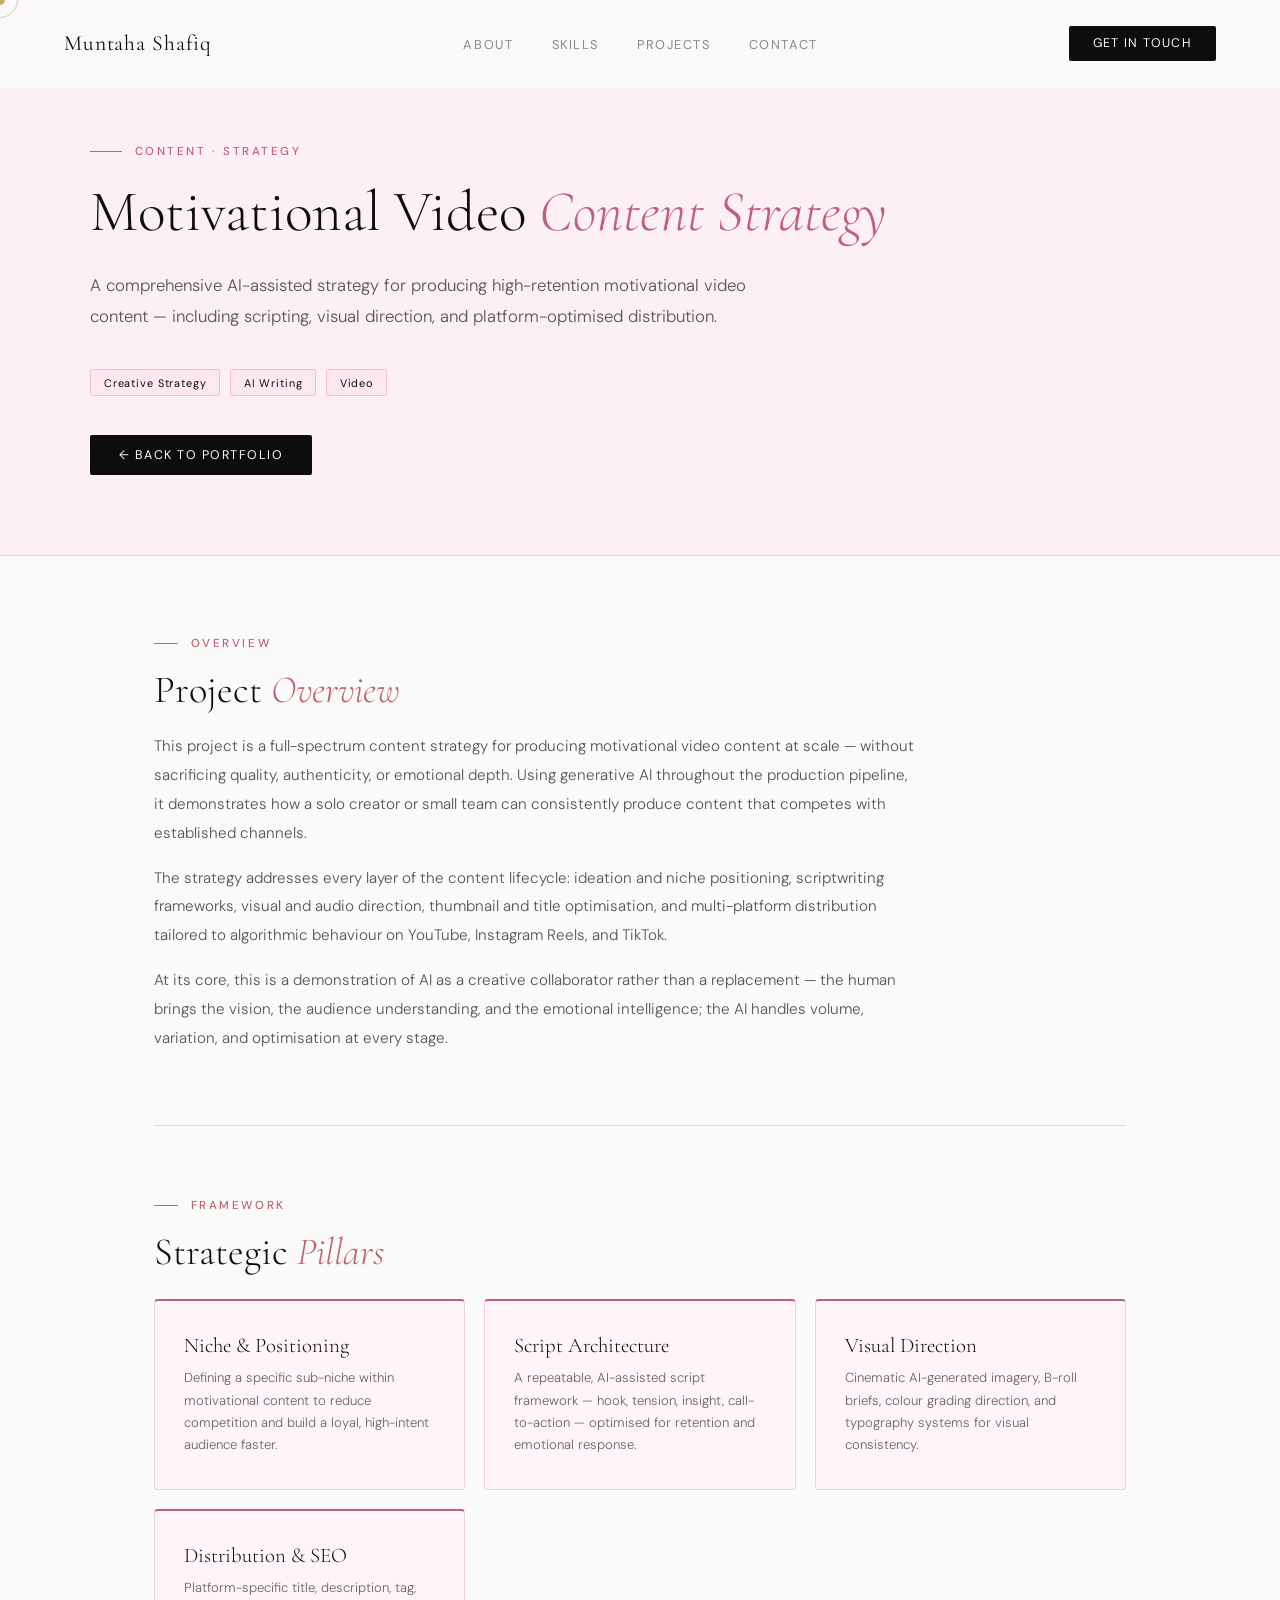
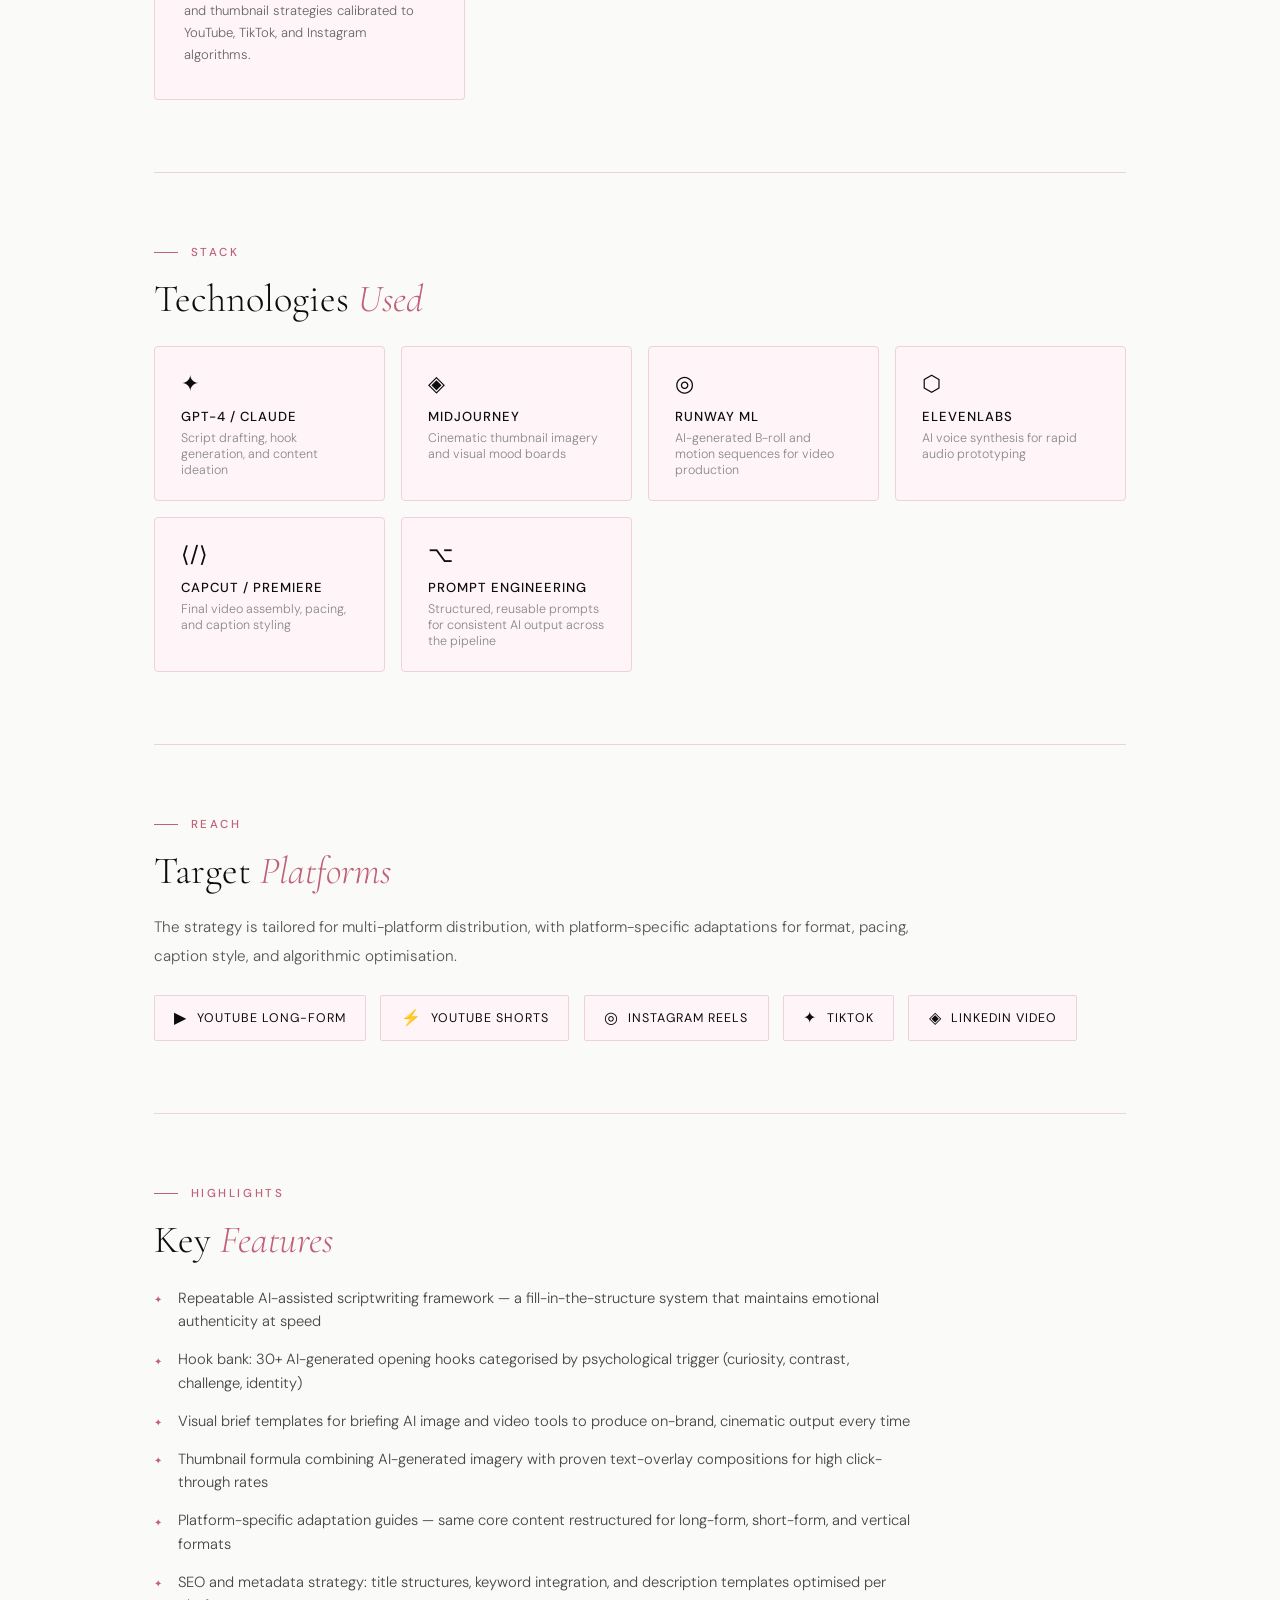
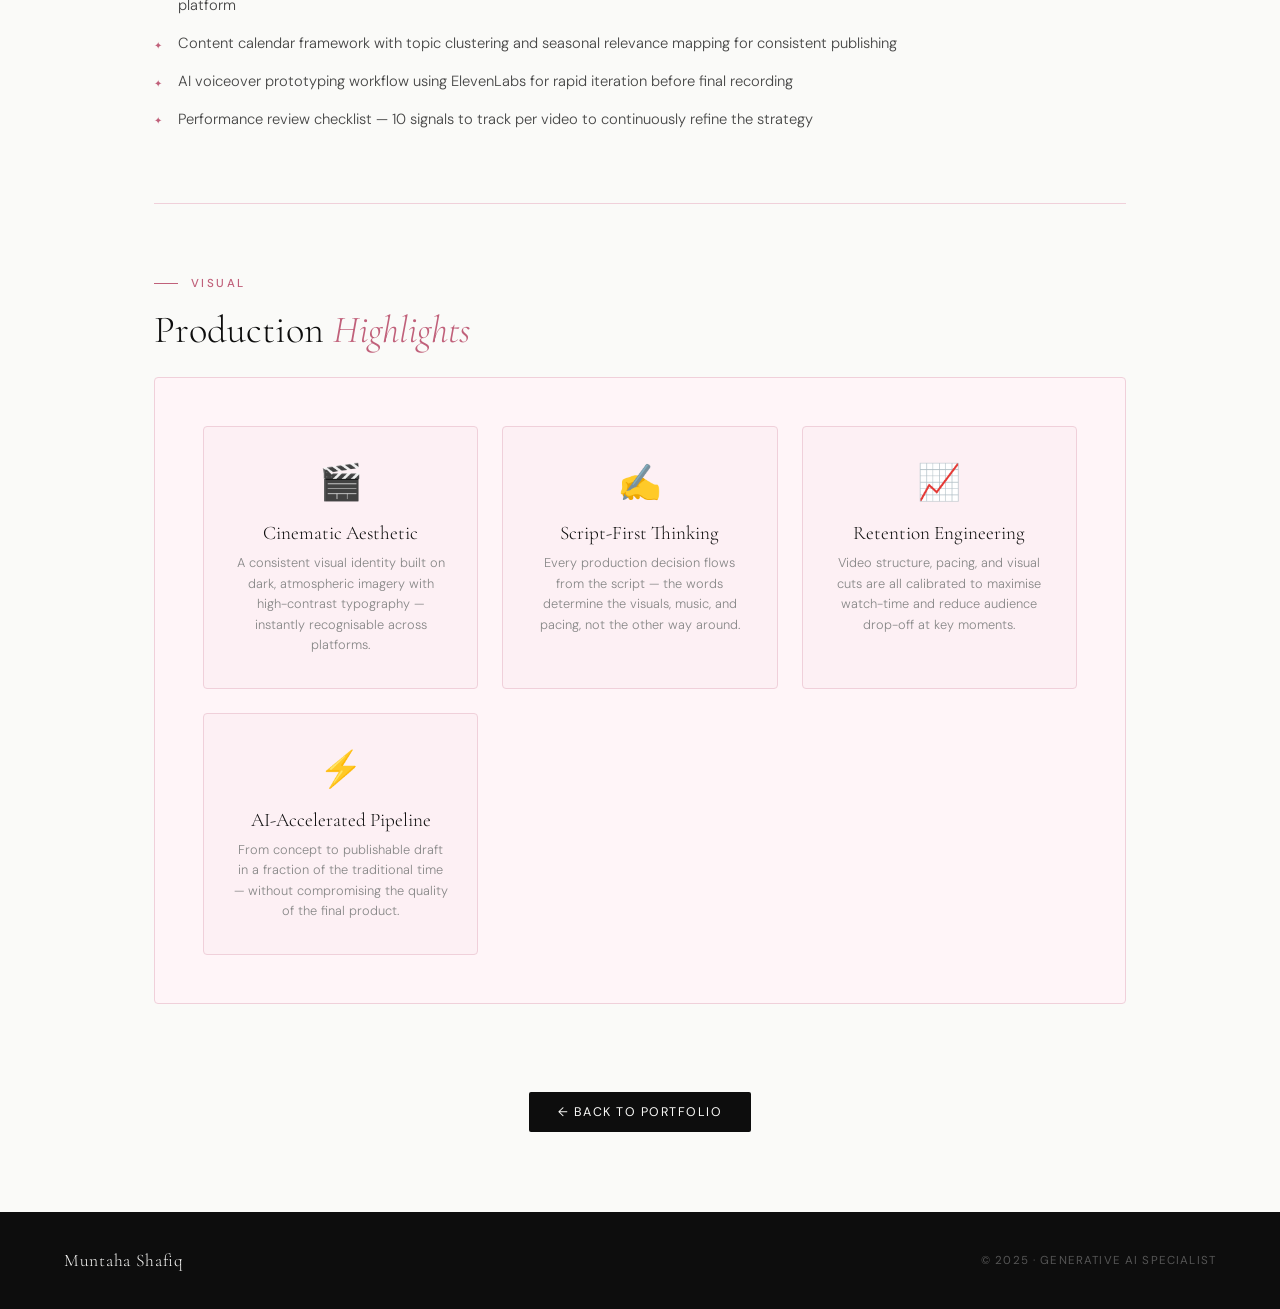
<file: project3.html>
<!DOCTYPE html>
<html lang="en">
<head>
<meta charset="UTF-8" />
<meta name="viewport" content="width=device-width, initial-scale=1.0" />
<title>Motivational Video Content Strategy — Muntaha Shafiq</title>
<link rel="preconnect" href="https://fonts.googleapis.com" />
<link rel="stylesheet" href="style.css">
<link href="https://fonts.googleapis.com/css2?family=Cormorant+Garamond:ital,wght@0,300;0,400;0,600;1,300;1,400&family=DM+Sans:wght@300;400;500&display=swap" rel="stylesheet" />
<style>
  .project-page-hero {
    background: #fdf0f4;
    padding: 9rem 4rem 5rem;
    border-bottom: 1px solid #f0d0da;
  }
  .project-page-tag {
    font-size: 0.72rem;
    letter-spacing: 0.22em;
    text-transform: uppercase;
    color: #c0607a;
    font-weight: 500;
    margin-bottom: 1.4rem;
    display: flex; align-items: center; gap: 0.8rem;
  }
  .project-page-tag::before {
    content: '';
    width: 32px; height: 1px;
    background: #c0607a;
    display: inline-block;
  }
  .project-page-title {
    font-family: 'Cormorant Garamond', serif;
    font-size: clamp(2.4rem, 4.5vw, 4rem);
    font-weight: 300;
    line-height: 1.1;
    color: #0d0d0d;
    margin-bottom: 1.6rem;
  }
  .project-page-title em { font-style: italic; color: #c0607a; }
  .project-page-desc {
    font-size: 1.05rem;
    color: #555;
    line-height: 1.8;
    font-weight: 300;
    max-width: 680px;
    margin-bottom: 2.4rem;
  }
  .project-page-chips {
    display: flex; flex-wrap: wrap; gap: 0.6rem;
    margin-bottom: 2.4rem;
  }
  .back-link {
    display: inline-flex;
    align-items: center;
    gap: 0.5rem;
    font-size: 0.78rem;
    letter-spacing: 0.12em;
    text-transform: uppercase;
    color: var(--paper);
    background: var(--ink);
    padding: 0.75rem 1.8rem;
    border-radius: 2px;
    text-decoration: none;
    transition: background 0.25s, transform 0.2s;
  }
  .back-link:hover { background: #c0607a; transform: translateY(-2px); }
  .project-content {
    max-width: 1100px;
    margin: 0 auto;
    padding: 5rem 4rem;
  }
  .project-section {
    margin-bottom: 4.5rem;
  }
  .project-section-label {
    font-size: 0.72rem;
    letter-spacing: 0.22em;
    text-transform: uppercase;
    color: #c0607a;
    font-weight: 500;
    margin-bottom: 1rem;
    display: flex; align-items: center; gap: 0.8rem;
  }
  .project-section-label::before {
    content: '';
    width: 24px; height: 1px;
    background: #c0607a;
    display: inline-block;
  }
  .project-section h2 {
    font-family: 'Cormorant Garamond', serif;
    font-size: clamp(1.8rem, 3vw, 2.6rem);
    font-weight: 300;
    color: #0d0d0d;
    margin-bottom: 1.2rem;
    line-height: 1.2;
  }
  .project-section h2 em { font-style: italic; color: #c0607a; }
  .project-section p {
    font-size: 0.95rem;
    color: #555;
    line-height: 1.9;
    font-weight: 300;
    margin-bottom: 1rem;
    max-width: 760px;
  }
  .tech-grid {
    display: grid;
    grid-template-columns: repeat(auto-fit, minmax(200px, 1fr));
    gap: 1rem;
    margin-top: 1.5rem;
  }
  .tech-item {
    background: #fff5f8;
    border: 1px solid #f0d0da;
    border-radius: 4px;
    padding: 1.4rem 1.6rem;
    transition: border-color 0.3s, transform 0.2s;
  }
  .tech-item:hover { border-color: #c0607a; transform: translateY(-3px); }
  .tech-item-icon { font-size: 1.4rem; margin-bottom: 0.6rem; }
  .tech-item-name {
    font-size: 0.82rem;
    letter-spacing: 0.08em;
    font-weight: 500;
    color: #0d0d0d;
    text-transform: uppercase;
  }
  .tech-item-desc {
    font-size: 0.78rem;
    color: #888;
    margin-top: 0.3rem;
    font-weight: 300;
  }
  .features-list {
    list-style: none;
    margin-top: 1.5rem;
    display: flex;
    flex-direction: column;
    gap: 0.9rem;
    max-width: 760px;
  }
  .features-list li {
    display: flex;
    align-items: flex-start;
    gap: 1rem;
    font-size: 0.92rem;
    color: #444;
    font-weight: 300;
    line-height: 1.6;
  }
  .features-list li::before {
    content: '✦';
    color: #c0607a;
    font-size: 0.65rem;
    margin-top: 0.35rem;
    flex-shrink: 0;
  }
  .visual-section {
    background: #fff5f8;
    border: 1px solid #f0d0da;
    border-radius: 4px;
    padding: 3rem;
    display: grid;
    grid-template-columns: repeat(auto-fit, minmax(260px, 1fr));
    gap: 1.5rem;
    margin-top: 1.5rem;
  }
  .visual-card {
    background: #fdf0f4;
    border: 1px solid #f0d0da;
    border-radius: 4px;
    padding: 2rem 1.8rem;
    text-align: center;
  }
  .visual-card-icon { font-size: 2.2rem; margin-bottom: 1rem; }
  .visual-card-title {
    font-family: 'Cormorant Garamond', serif;
    font-size: 1.2rem;
    font-weight: 300;
    color: #0d0d0d;
    margin-bottom: 0.5rem;
  }
  .visual-card-text {
    font-size: 0.8rem;
    color: #888;
    font-weight: 300;
    line-height: 1.6;
  }
  .project-divider {
    border: none;
    border-top: 1px solid #f0d0da;
    margin: 0 0 4.5rem;
  }
  .pillars-grid {
    display: grid;
    grid-template-columns: repeat(auto-fit, minmax(240px, 1fr));
    gap: 1.2rem;
    margin-top: 1.5rem;
  }
  .pillar-card {
    background: #fff5f8;
    border: 1px solid #f0d0da;
    border-radius: 4px;
    padding: 2rem 1.8rem;
    border-top: 2px solid #c0607a;
  }
  .pillar-title {
    font-family: 'Cormorant Garamond', serif;
    font-size: 1.3rem;
    font-weight: 300;
    color: #0d0d0d;
    margin-bottom: 0.6rem;
  }
  .pillar-text {
    font-size: 0.82rem;
    color: #666;
    font-weight: 300;
    line-height: 1.7;
  }
  .platforms-row {
    display: flex;
    flex-wrap: wrap;
    gap: 0.9rem;
    margin-top: 1.5rem;
  }
  .platform-badge {
    display: flex;
    align-items: center;
    gap: 0.6rem;
    background: #fff5f8;
    border: 1px solid #f0d0da;
    border-radius: 2px;
    padding: 0.7rem 1.2rem;
    font-size: 0.78rem;
    letter-spacing: 0.08em;
    text-transform: uppercase;
    color: #0d0d0d;
    font-weight: 400;
    transition: border-color 0.2s;
  }
  .platform-badge:hover { border-color: #c0607a; }
  .platform-badge-icon { font-size: 1rem; }
  @media (max-width: 900px) {
    .project-page-hero { padding: 7rem 1.8rem 4rem; }
    .project-content { padding: 3.5rem 1.8rem; }
    .visual-section { padding: 2rem 1.5rem; }
  }
</style>
</head>
<body>

<div class="cursor" id="cursor"></div>
<div class="cursor-ring" id="cursorRing"></div>

<nav id="navbar">
  <a href="index.html" class="nav-logo">Muntaha Shafiq</a>
  <ul class="nav-links">
    <li><a href="index.html#about">About</a></li>
    <li><a href="index.html#skills">Skills</a></li>
    <li><a href="index.html#projects">Projects</a></li>
    <li><a href="index.html#contact">Contact</a></li>
  </ul>
  <a href="index.html#contact" class="nav-cta">Get in Touch</a>
</nav>

<!-- PAGE HERO -->
<div class="project-page-hero">
  <div style="max-width:1100px;margin:0 auto;">
    <div class="project-page-tag">Content · Strategy</div>
    <h1 class="project-page-title">Motivational Video <em>Content Strategy</em></h1>
    <p class="project-page-desc">A comprehensive AI-assisted strategy for producing high-retention motivational video content — including scripting, visual direction, and platform-optimised distribution.</p>
    <div class="project-page-chips">
      <span class="project-chip">Creative Strategy</span>
      <span class="project-chip">AI Writing</span>
      <span class="project-chip">Video</span>
    </div>
    <a href="index.html" class="back-link">← Back to Portfolio</a>
  </div>
</div>

<div class="project-content">

  <!-- Overview -->
  <div class="project-section reveal">
    <div class="project-section-label">Overview</div>
    <h2>Project <em>Overview</em></h2>
    <p>This project is a full-spectrum content strategy for producing motivational video content at scale — without sacrificing quality, authenticity, or emotional depth. Using generative AI throughout the production pipeline, it demonstrates how a solo creator or small team can consistently produce content that competes with established channels.</p>
    <p>The strategy addresses every layer of the content lifecycle: ideation and niche positioning, scriptwriting frameworks, visual and audio direction, thumbnail and title optimisation, and multi-platform distribution tailored to algorithmic behaviour on YouTube, Instagram Reels, and TikTok.</p>
    <p>At its core, this is a demonstration of AI as a creative collaborator rather than a replacement — the human brings the vision, the audience understanding, and the emotional intelligence; the AI handles volume, variation, and optimisation at every stage.</p>
  </div>

  <hr class="project-divider">

  <!-- Strategic Pillars -->
  <div class="project-section reveal reveal-delay-1">
    <div class="project-section-label">Framework</div>
    <h2>Strategic <em>Pillars</em></h2>
    <div class="pillars-grid">
      <div class="pillar-card">
        <div class="pillar-title">Niche & Positioning</div>
        <div class="pillar-text">Defining a specific sub-niche within motivational content to reduce competition and build a loyal, high-intent audience faster.</div>
      </div>
      <div class="pillar-card">
        <div class="pillar-title">Script Architecture</div>
        <div class="pillar-text">A repeatable, AI-assisted script framework — hook, tension, insight, call-to-action — optimised for retention and emotional response.</div>
      </div>
      <div class="pillar-card">
        <div class="pillar-title">Visual Direction</div>
        <div class="pillar-text">Cinematic AI-generated imagery, B-roll briefs, colour grading direction, and typography systems for visual consistency.</div>
      </div>
      <div class="pillar-card">
        <div class="pillar-title">Distribution & SEO</div>
        <div class="pillar-text">Platform-specific title, description, tag, and thumbnail strategies calibrated to YouTube, TikTok, and Instagram algorithms.</div>
      </div>
    </div>
  </div>

  <hr class="project-divider">

  <!-- Technologies -->
  <div class="project-section reveal reveal-delay-2">
    <div class="project-section-label">Stack</div>
    <h2>Technologies <em>Used</em></h2>
    <div class="tech-grid">
      <div class="tech-item">
        <div class="tech-item-icon">✦</div>
        <div class="tech-item-name">GPT-4 / Claude</div>
        <div class="tech-item-desc">Script drafting, hook generation, and content ideation</div>
      </div>
      <div class="tech-item">
        <div class="tech-item-icon">◈</div>
        <div class="tech-item-name">Midjourney</div>
        <div class="tech-item-desc">Cinematic thumbnail imagery and visual mood boards</div>
      </div>
      <div class="tech-item">
        <div class="tech-item-icon">◎</div>
        <div class="tech-item-name">Runway ML</div>
        <div class="tech-item-desc">AI-generated B-roll and motion sequences for video production</div>
      </div>
      <div class="tech-item">
        <div class="tech-item-icon">⬡</div>
        <div class="tech-item-name">ElevenLabs</div>
        <div class="tech-item-desc">AI voice synthesis for rapid audio prototyping</div>
      </div>
      <div class="tech-item">
        <div class="tech-item-icon">⟨/⟩</div>
        <div class="tech-item-name">CapCut / Premiere</div>
        <div class="tech-item-desc">Final video assembly, pacing, and caption styling</div>
      </div>
      <div class="tech-item">
        <div class="tech-item-icon">⌥</div>
        <div class="tech-item-name">Prompt Engineering</div>
        <div class="tech-item-desc">Structured, reusable prompts for consistent AI output across the pipeline</div>
      </div>
    </div>
  </div>

  <hr class="project-divider">

  <!-- Distribution Platforms -->
  <div class="project-section reveal reveal-delay-2">
    <div class="project-section-label">Reach</div>
    <h2>Target <em>Platforms</em></h2>
    <p>The strategy is tailored for multi-platform distribution, with platform-specific adaptations for format, pacing, caption style, and algorithmic optimisation.</p>
    <div class="platforms-row">
      <div class="platform-badge"><span class="platform-badge-icon">▶</span> YouTube Long-form</div>
      <div class="platform-badge"><span class="platform-badge-icon">⚡</span> YouTube Shorts</div>
      <div class="platform-badge"><span class="platform-badge-icon">◎</span> Instagram Reels</div>
      <div class="platform-badge"><span class="platform-badge-icon">✦</span> TikTok</div>
      <div class="platform-badge"><span class="platform-badge-icon">◈</span> LinkedIn Video</div>
    </div>
  </div>

  <hr class="project-divider">

  <!-- Key Features -->
  <div class="project-section reveal reveal-delay-3">
    <div class="project-section-label">Highlights</div>
    <h2>Key <em>Features</em></h2>
    <ul class="features-list">
      <li>Repeatable AI-assisted scriptwriting framework — a fill-in-the-structure system that maintains emotional authenticity at speed</li>
      <li>Hook bank: 30+ AI-generated opening hooks categorised by psychological trigger (curiosity, contrast, challenge, identity)</li>
      <li>Visual brief templates for briefing AI image and video tools to produce on-brand, cinematic output every time</li>
      <li>Thumbnail formula combining AI-generated imagery with proven text-overlay compositions for high click-through rates</li>
      <li>Platform-specific adaptation guides — same core content restructured for long-form, short-form, and vertical formats</li>
      <li>SEO and metadata strategy: title structures, keyword integration, and description templates optimised per platform</li>
      <li>Content calendar framework with topic clustering and seasonal relevance mapping for consistent publishing</li>
      <li>AI voiceover prototyping workflow using ElevenLabs for rapid iteration before final recording</li>
      <li>Performance review checklist — 10 signals to track per video to continuously refine the strategy</li>
    </ul>
  </div>

  <hr class="project-divider">

  <!-- Visual Section -->
  <div class="project-section reveal">
    <div class="project-section-label">Visual</div>
    <h2>Production <em>Highlights</em></h2>
    <div class="visual-section">
      <div class="visual-card">
        <div class="visual-card-icon">🎬</div>
        <div class="visual-card-title">Cinematic Aesthetic</div>
        <div class="visual-card-text">A consistent visual identity built on dark, atmospheric imagery with high-contrast typography — instantly recognisable across platforms.</div>
      </div>
      <div class="visual-card">
        <div class="visual-card-icon">✍️</div>
        <div class="visual-card-title">Script-First Thinking</div>
        <div class="visual-card-text">Every production decision flows from the script — the words determine the visuals, music, and pacing, not the other way around.</div>
      </div>
      <div class="visual-card">
        <div class="visual-card-icon">📈</div>
        <div class="visual-card-title">Retention Engineering</div>
        <div class="visual-card-text">Video structure, pacing, and visual cuts are all calibrated to maximise watch-time and reduce audience drop-off at key moments.</div>
      </div>
      <div class="visual-card">
        <div class="visual-card-icon">⚡</div>
        <div class="visual-card-title">AI-Accelerated Pipeline</div>
        <div class="visual-card-text">From concept to publishable draft in a fraction of the traditional time — without compromising the quality of the final product.</div>
      </div>
    </div>
  </div>

  <div style="text-align:center; padding-top:1rem;">
    <a href="index.html" class="back-link">← Back to Portfolio</a>
  </div>

</div>

<footer>
  <div class="footer-logo">Muntaha Shafiq</div>
  <div class="footer-copy">© 2025 · Generative AI Specialist</div>
</footer>

<script src="script.js"></script>
</body>
</html>
</file>
<file: style.css>
:root {
    --ink: #0d0d0d;
    --paper: #fafaf8;
    --warm: #f5f0e8;
    --accent: #c8a96e;
    --accent-light: #e8d9bb;
    --muted: #888;
    --border: #e4e0d8;
    --gradient: linear-gradient(135deg, #fafaf8 0%, #f0ebe0 50%, #fafaf8 100%);
  }
 
  *, *::before, *::after { box-sizing: border-box; margin: 0; padding: 0; }
 
  html { scroll-behavior: smooth; }
 
  body {
    font-family: 'DM Sans', sans-serif;
    background: var(--paper);
    color: var(--ink);
    overflow-x: hidden;
    cursor: none;
  }
 
  /* Custom cursor */
  .cursor {
    position: fixed;
    width: 10px; height: 10px;
    background: var(--accent);
    border-radius: 50%;
    pointer-events: none;
    z-index: 9999;
    transform: translate(-50%, -50%);
    transition: transform 0.1s ease;
  }
  .cursor-ring {
    position: fixed;
    width: 36px; height: 36px;
    border: 1.5px solid var(--accent);
    border-radius: 50%;
    pointer-events: none;
    z-index: 9998;
    transform: translate(-50%, -50%);
    transition: all 0.18s ease;
    opacity: 0.6;
  }
 
  /* NAV */
  nav {
    position: fixed; top: 0; left: 0; right: 0;
    z-index: 100;
    padding: 1.6rem 4rem;
    display: flex; align-items: center; justify-content: space-between;
    background: rgba(250,250,248,0.85);
    backdrop-filter: blur(14px);
    border-bottom: 1px solid transparent;
    transition: border-color 0.3s;
  }
  nav.scrolled { border-bottom-color: var(--border); }
  .nav-logo {
    font-family: 'Cormorant Garamond', serif;
    font-size: 1.35rem;
    font-weight: 400;
    letter-spacing: 0.04em;
    color: var(--ink);
    text-decoration: none;
  }
  .nav-links { display: flex; gap: 2.4rem; list-style: none; }
  .nav-links a {
    font-size: 0.8rem;
    font-weight: 400;
    letter-spacing: 0.12em;
    text-transform: uppercase;
    color: var(--muted);
    text-decoration: none;
    transition: color 0.25s;
  }
  .nav-links a:hover { color: var(--ink); }
  .nav-cta {
    font-size: 0.78rem;
    letter-spacing: 0.1em;
    text-transform: uppercase;
    color: var(--paper);
    background: var(--ink);
    padding: 0.6rem 1.5rem;
    border-radius: 2px;
    text-decoration: none;
    transition: background 0.25s, color 0.25s;
  }
  .nav-cta:hover { background: var(--accent); color: var(--ink); }
 
  /* Hamburger */
  .hamburger { display: none; flex-direction: column; gap: 5px; cursor: pointer; }
  .hamburger span { width: 24px; height: 1.5px; background: var(--ink); transition: all 0.3s; }
 
  /* HERO */
  #hero {
    min-height: 100vh;
    display: grid;
    grid-template-columns: 1fr 1fr;
    align-items: center;
    padding: 0 4rem;
    padding-top: 5rem;
    position: relative;
    overflow: hidden;
    background: var(--gradient);
  }
  .hero-bg-lines {
    position: absolute; inset: 0; overflow: hidden; pointer-events: none;
  }
  .hero-bg-lines::before {
    content: '';
    position: absolute;
    top: -200px; right: -200px;
    width: 600px; height: 600px;
    background: radial-gradient(circle, rgba(200,169,110,0.12) 0%, transparent 70%);
    border-radius: 50%;
    animation: floatOrb 8s ease-in-out infinite;
  }
  .hero-bg-lines::after {
    content: '';
    position: absolute;
    bottom: -150px; left: -100px;
    width: 400px; height: 400px;
    background: radial-gradient(circle, rgba(200,169,110,0.08) 0%, transparent 70%);
    border-radius: 50%;
    animation: floatOrb 10s ease-in-out infinite reverse;
  }
  @keyframes floatOrb {
    0%, 100% { transform: translate(0, 0); }
    50% { transform: translate(30px, -30px); }
  }
  .hero-content { position: relative; z-index: 2; }
  .hero-eyebrow {
    font-size: 0.72rem;
    letter-spacing: 0.22em;
    text-transform: uppercase;
    color: var(--accent);
    font-weight: 500;
    margin-bottom: 1.6rem;
    opacity: 0;
    animation: fadeUp 0.8s 0.2s forwards;
    display: flex; align-items: center; gap: 0.8rem;
  }
  .hero-eyebrow::before {
    content: '';
    width: 32px; height: 1px;
    background: var(--accent);
    display: inline-block;
  }
  .hero-name {
    font-family: 'Cormorant Garamond', serif;
    font-size: clamp(3.5rem, 6vw, 5.5rem);
    font-weight: 300;
    line-height: 1.06;
    letter-spacing: -0.01em;
    color: var(--ink);
    opacity: 0;
    animation: fadeUp 0.8s 0.4s forwards;
    margin-bottom: 0.4rem;
  }
  .hero-name em {
    font-style: italic;
    color: var(--accent);
  }
  .hero-title {
    font-size: 0.85rem;
    letter-spacing: 0.15em;
    text-transform: uppercase;
    color: var(--muted);
    font-weight: 400;
    opacity: 0;
    animation: fadeUp 0.8s 0.6s forwards;
    margin-bottom: 2rem;
  }
  .hero-tagline {
    font-family: 'Cormorant Garamond', serif;
    font-size: 1.3rem;
    font-style: italic;
    font-weight: 300;
    color: #555;
    line-height: 1.6;
    max-width: 440px;
    opacity: 0;
    animation: fadeUp 0.8s 0.8s forwards;
    margin-bottom: 3rem;
  }
  .hero-actions {
    display: flex; gap: 1.2rem; align-items: center;
    opacity: 0;
    animation: fadeUp 0.8s 1s forwards;
  }
  .btn-primary {
    background: var(--ink);
    color: var(--paper);
    padding: 0.85rem 2.2rem;
    font-size: 0.78rem;
    letter-spacing: 0.12em;
    text-transform: uppercase;
    text-decoration: none;
    border-radius: 2px;
    transition: background 0.25s, transform 0.2s;
    display: inline-block;
  }
  .btn-primary:hover { background: var(--accent); color: var(--ink); transform: translateY(-2px); }
  .btn-ghost {
    color: var(--ink);
    padding: 0.85rem 2.2rem;
    font-size: 0.78rem;
    letter-spacing: 0.12em;
    text-transform: uppercase;
    text-decoration: none;
    border: 1px solid var(--border);
    border-radius: 2px;
    transition: border-color 0.25s, transform 0.2s;
    display: inline-block;
  }
  .btn-ghost:hover { border-color: var(--accent); transform: translateY(-2px); }
 
  /* Hero visual side */
  .hero-visual {
    display: flex;
    justify-content: center;
    align-items: center;
    position: relative;
    opacity: 0;
    animation: fadeIn 1.2s 0.5s forwards;
  }
  .hero-card {
    position: relative;
    width: 340px; height: 420px;
    background: var(--warm);
    border-radius: 4px;
    border: 1px solid var(--border);
    overflow: hidden;
    box-shadow: 0 32px 80px rgba(0,0,0,0.08);
  }
  .hero-card-inner {
    padding: 2.4rem;
    height: 100%;
    display: flex;
    flex-direction: column;
    justify-content: space-between;
  }
  .card-label {
    font-size: 0.68rem;
    letter-spacing: 0.18em;
    text-transform: uppercase;
    color: var(--accent);
    font-weight: 500;
  }
  .card-orb {
    width: 120px; height: 120px;
    margin: 0 auto;
    background: conic-gradient(from 0deg, #c8a96e, #e8d9bb, #0d0d0d, #c8a96e);
    border-radius: 50%;
    animation: spin 12s linear infinite;
    position: relative;
  }
  .card-orb::after {
    content: '';
    position: absolute; inset: 8px;
    background: var(--warm);
    border-radius: 50%;
  }
  @keyframes spin { to { transform: rotate(360deg); } }
  .card-stats {
    display: grid; grid-template-columns: 1fr 1fr;
    gap: 1rem;
  }
  .stat { text-align: center; }
  .stat-num {
    font-family: 'Cormorant Garamond', serif;
    font-size: 2rem;
    font-weight: 300;
    color: var(--ink);
    line-height: 1;
    margin-bottom: 0.2rem;
  }
  .stat-label {
    font-size: 0.68rem;
    letter-spacing: 0.1em;
    text-transform: uppercase;
    color: var(--muted);
  }
  .hero-card-badge {
    position: absolute;
    bottom: -16px; right: -16px;
    width: 120px; height: 120px;
    background: var(--accent-light);
    border-radius: 50%;
    opacity: 0.5;
  }
  .hero-card-badge2 {
    position: absolute;
    top: -30px; left: -30px;
    width: 90px; height: 90px;
    border: 1px solid var(--border);
    border-radius: 50%;
    opacity: 0.6;
  }
  .scroll-hint {
    position: absolute;
    bottom: 2.4rem; left: 50%;
    transform: translateX(-50%);
    display: flex; flex-direction: column;
    align-items: center; gap: 0.5rem;
    font-size: 0.68rem;
    letter-spacing: 0.18em;
    text-transform: uppercase;
    color: var(--muted);
    animation: bounce 2.5s ease-in-out infinite;
    opacity: 0;
    animation: bounce 2.5s 1.5s ease-in-out infinite, fadeIn 1s 1.5s forwards;
  }
  .scroll-hint::after {
    content: '';
    width: 1px; height: 40px;
    background: linear-gradient(to bottom, var(--muted), transparent);
  }
  @keyframes bounce { 0%,100%{transform:translateX(-50%) translateY(0)} 50%{transform:translateX(-50%) translateY(8px)} }
 
  /* SECTION BASE */
  section { padding: 7rem 4rem; }
  .section-label {
    font-size: 0.7rem;
    letter-spacing: 0.22em;
    text-transform: uppercase;
    color: var(--accent);
    font-weight: 500;
    margin-bottom: 1rem;
    display: flex; align-items: center; gap: 0.8rem;
  }
  .section-label::before {
    content: '';
    width: 24px; height: 1px;
    background: var(--accent);
  }
  .section-heading {
    font-family: 'Cormorant Garamond', serif;
    font-size: clamp(2rem, 4vw, 3.2rem);
    font-weight: 300;
    line-height: 1.15;
    color: var(--ink);
    margin-bottom: 1.5rem;
  }
  .section-heading em { font-style: italic; color: var(--accent); }
 
  /* ABOUT */
  #about { background: var(--warm); }
  .about-grid {
    display: grid;
    grid-template-columns: 1fr 1.4fr;
    gap: 5rem;
    align-items: center;
    max-width: 1100px;
    margin: 0 auto;
  }
  .about-text p {
    font-size: 1.05rem;
    line-height: 1.85;
    color: #444;
    margin-bottom: 1.4rem;
    font-weight: 300;
  }
  .about-badges {
    display: flex; flex-wrap: wrap; gap: 0.6rem;
    margin-top: 2rem;
  }
  .badge {
    font-size: 0.72rem;
    letter-spacing: 0.1em;
    text-transform: uppercase;
    padding: 0.5rem 1.1rem;
    border: 1px solid var(--border);
    border-radius: 2px;
    color: var(--muted);
    background: var(--paper);
    transition: border-color 0.25s, color 0.25s;
  }
  .badge:hover { border-color: var(--accent); color: var(--ink); }
  .about-image-col {
    position: relative;
  }
  .about-quote-card {
    background: var(--paper);
    border: 1px solid var(--border);
    border-radius: 4px;
    padding: 2.4rem;
    box-shadow: 0 16px 48px rgba(0,0,0,0.05);
    position: relative;
  }
  .about-quote-card::before {
    content: '"';
    font-family: 'Cormorant Garamond', serif;
    font-size: 5rem;
    line-height: 1;
    color: var(--accent-light);
    position: absolute;
    top: -0.5rem; left: 1.8rem;
  }
  .about-quote {
    font-family: 'Cormorant Garamond', serif;
    font-size: 1.4rem;
    font-style: italic;
    font-weight: 300;
    line-height: 1.55;
    color: var(--ink);
    margin-bottom: 1.2rem;
  }
  .about-quote-author {
    font-size: 0.72rem;
    letter-spacing: 0.14em;
    text-transform: uppercase;
    color: var(--muted);
  }
  .about-deco {
    position: absolute;
    bottom: -20px; right: -20px;
    width: 80px; height: 80px;
    background: var(--accent-light);
    border-radius: 2px;
    z-index: -1;
  }
 
  /* SKILLS */
  #skills { background: var(--paper); }
  .skills-grid {
    display: grid;
    grid-template-columns: repeat(auto-fit, minmax(200px, 1fr));
    gap: 1.5rem;
    margin-top: 3.5rem;
    max-width: 1100px;
    margin-left: auto; margin-right: auto;
  }
  .skill-card {
    background: var(--warm);
    border: 1px solid var(--border);
    border-radius: 4px;
    padding: 2.2rem 1.8rem;
    transition: transform 0.3s, box-shadow 0.3s, border-color 0.3s;
    cursor: default;
    position: relative;
    overflow: hidden;
  }
  .skill-card::after {
    content: '';
    position: absolute;
    inset: 0;
    background: linear-gradient(135deg, rgba(200,169,110,0.05), transparent);
    opacity: 0;
    transition: opacity 0.3s;
  }
  .skill-card:hover { transform: translateY(-6px); box-shadow: 0 24px 56px rgba(0,0,0,0.07); border-color: var(--accent-light); }
  .skill-card:hover::after { opacity: 1; }
  .skill-icon {
    font-size: 1.6rem;
    margin-bottom: 1.2rem;
    display: block;
  }
  .skill-name {
    font-family: 'Cormorant Garamond', serif;
    font-size: 1.2rem;
    font-weight: 400;
    color: var(--ink);
    margin-bottom: 0.6rem;
  }
  .skill-desc {
    font-size: 0.8rem;
    color: var(--muted);
    line-height: 1.6;
    font-weight: 300;
  }
  .skill-bar {
    margin-top: 1.2rem;
    height: 2px;
    background: var(--border);
    border-radius: 1px;
    overflow: hidden;
  }
  .skill-bar-fill {
    height: 100%;
    background: linear-gradient(to right, var(--accent), var(--accent-light));
    border-radius: 1px;
    width: 0;
    transition: width 1.2s cubic-bezier(0.4, 0, 0.2, 1);
  }
 
  /* PROJECTS */
  #projects { background: #fdf0f4; }
  #projects .section-label { color: #b05070; }
  #projects .section-label::before { background: #b05070; }
  #projects .section-heading { color: #0d0d0d; }
  #projects .section-heading em { color: #c0607a; }
  .projects-grid {
    display: grid;
    grid-template-columns: repeat(auto-fit, minmax(300px, 1fr));
    gap: 1.5rem;
    margin-top: 3.5rem;
    max-width: 1100px;
    margin-left: auto; margin-right: auto;
  }
  .project-card {
    background: #fff5f8;
    border: 1px solid #f0d0da;
    border-radius: 4px;
    padding: 2.4rem;
    transition: transform 0.3s, border-color 0.3s;
    position: relative;
    overflow: hidden;
  }
  .project-card::before {
    content: '';
    position: absolute;
    top: 0; left: 0; right: 0;
    height: 2px;
    background: linear-gradient(to right, #c0607a, transparent);
    opacity: 0;
    transition: opacity 0.3s;
  }
  .project-card:hover { transform: translateY(-6px); border-color: #e0a0b0; }
  .project-card:hover::before { opacity: 1; }
  .project-tag {
    font-size: 0.68rem;
    letter-spacing: 0.16em;
    text-transform: uppercase;
    color: #c0607a;
    margin-bottom: 1.2rem;
  }
  .project-title {
    font-family: 'Cormorant Garamond', serif;
    font-size: 1.5rem;
    font-weight: 400;
    color: #0d0d0d;
    margin-bottom: 0.8rem;
    line-height: 1.2;
  }
  .project-desc {
    font-size: 0.85rem;
    color: #555;
    line-height: 1.7;
    font-weight: 300;
    margin-bottom: 1.8rem;
  }
  .project-chips {
    display: flex; flex-wrap: wrap; gap: 0.5rem;
    margin-bottom: 1.8rem;
  }
  .project-chip {
    font-size: 0.68rem;
    letter-spacing: 0.08em;
    padding: 0.35rem 0.8rem;
    border: 1px solid #f0c0cc;
    border-radius: 2px;
    color: #0d0d0d;
    background: #fde8ee;
  }
  .project-arrow {
    display: inline-flex;
    align-items: center;
    gap: 0.5rem;
    font-size: 0.75rem;
    letter-spacing: 0.1em;
    text-transform: uppercase;
    color: #c0607a;
    text-decoration: none;
    transition: gap 0.2s;
    cursor: default;
  }
  .project-arrow:hover { gap: 0.9rem; }
  .project-num {
    position: absolute;
    bottom: 1.8rem; right: 2rem;
    font-family: 'Cormorant Garamond', serif;
    font-size: 4rem;
    font-weight: 300;
    color: #f5d5de;
    line-height: 1;
    user-select: none;
  }
 
  /* CONTACT */
  #contact { background: var(--warm); }
  .contact-grid {
    display: grid;
    grid-template-columns: 1fr 1.2fr;
    gap: 6rem;
    align-items: start;
    max-width: 1100px;
    margin: 0 auto;
  }
  .contact-info { padding-top: 1rem; }
  .contact-info p {
    font-size: 1rem;
    color: #555;
    line-height: 1.8;
    font-weight: 300;
    margin-bottom: 2.4rem;
  }
  .contact-links { display: flex; flex-direction: column; gap: 1rem; }
  .contact-link {
    display: flex;
    align-items: center;
    gap: 1rem;
    text-decoration: none;
    color: var(--ink);
    font-size: 0.85rem;
    letter-spacing: 0.06em;
    transition: color 0.25s;
    padding: 1rem 1.2rem;
    border: 1px solid var(--border);
    border-radius: 2px;
    background: var(--paper);
    transition: border-color 0.25s, transform 0.2s;
  }
  .contact-link:hover { border-color: var(--accent); transform: translateX(4px); }
  .contact-link-icon { font-size: 1.1rem; }
  .contact-link-text { flex: 1; }
  .contact-link-label { display: block; font-size: 0.68rem; letter-spacing: 0.12em; text-transform: uppercase; color: var(--muted); margin-bottom: 0.15rem; }
  .contact-link-value { display: block; font-size: 0.85rem; color: var(--ink); }
 
  /* Form */
  .contact-form { display: flex; flex-direction: column; gap: 1.2rem; }
  .form-row { display: grid; grid-template-columns: 1fr 1fr; gap: 1.2rem; }
  .form-group { display: flex; flex-direction: column; gap: 0.5rem; }
  .form-group label {
    font-size: 0.7rem;
    letter-spacing: 0.14em;
    text-transform: uppercase;
    color: var(--muted);
  }
  .form-group input, .form-group textarea {
    background: var(--paper);
    border: 1px solid var(--border);
    border-radius: 2px;
    padding: 0.85rem 1rem;
    font-family: 'DM Sans', sans-serif;
    font-size: 0.88rem;
    font-weight: 300;
    color: var(--ink);
    outline: none;
    transition: border-color 0.25s;
    resize: none;
    cursor: none;
  }
  .form-group input:focus, .form-group textarea:focus { border-color: var(--accent); }
  .form-group textarea { min-height: 120px; }
  .btn-submit {
    background: var(--ink);
    color: var(--paper);
    border: none;
    padding: 1rem 2.4rem;
    font-family: 'DM Sans', sans-serif;
    font-size: 0.78rem;
    letter-spacing: 0.14em;
    text-transform: uppercase;
    border-radius: 2px;
    cursor: none;
    transition: background 0.25s, transform 0.2s;
    align-self: flex-start;
  }
  .btn-submit:hover { background: var(--accent); color: var(--ink); transform: translateY(-2px); }
  .form-success {
    display: none;
    text-align: center;
    padding: 2rem;
    font-family: 'Cormorant Garamond', serif;
    font-size: 1.2rem;
    font-style: italic;
    color: var(--accent);
  }
 
  /* FOOTER */
  footer {
    background: var(--ink);
    padding: 2.4rem 4rem;
    display: flex;
    align-items: center;
    justify-content: space-between;
  }
  .footer-logo {
    font-family: 'Cormorant Garamond', serif;
    font-size: 1.1rem;
    font-weight: 300;
    color: var(--paper);
    letter-spacing: 0.04em;
  }
  .footer-copy {
    font-size: 0.72rem;
    letter-spacing: 0.1em;
    color: #555;
    text-transform: uppercase;
  }
 
  /* Animations */
  @keyframes fadeUp {
    from { opacity: 0; transform: translateY(20px); }
    to { opacity: 1; transform: translateY(0); }
  }
  @keyframes fadeIn {
    from { opacity: 0; }
    to { opacity: 1; }
  }
  .reveal {
    opacity: 0;
    transform: translateY(24px);
    transition: opacity 0.7s ease, transform 0.7s ease;
  }
  .reveal.visible {
    opacity: 1;
    transform: translateY(0);
  }
  .reveal-delay-1 { transition-delay: 0.1s; }
  .reveal-delay-2 { transition-delay: 0.2s; }
  .reveal-delay-3 { transition-delay: 0.3s; }
  .reveal-delay-4 { transition-delay: 0.4s; }
  .reveal-delay-5 { transition-delay: 0.5s; }
 
  /* Mobile */
  @media (max-width: 900px) {
    nav { padding: 1.2rem 1.8rem; }
    .nav-links, .nav-cta { display: none; }
    .hamburger { display: flex; }
    .mobile-menu {
      position: fixed;
      inset: 0;
      background: var(--paper);
      z-index: 200;
      display: flex;
      flex-direction: column;
      align-items: center;
      justify-content: center;
      gap: 2rem;
      transform: translateX(100%);
      transition: transform 0.4s ease;
    }
    .mobile-menu.open { transform: translateX(0); }
    .mobile-menu a {
      font-family: 'Cormorant Garamond', serif;
      font-size: 2rem;
      font-weight: 300;
      color: var(--ink);
      text-decoration: none;
    }
    .mobile-close {
      position: absolute;
      top: 1.6rem; right: 1.8rem;
      font-size: 1.5rem;
      cursor: pointer;
      background: none; border: none;
      color: var(--ink);
    }
    #hero { grid-template-columns: 1fr; padding: 6rem 1.8rem 4rem; text-align: center; }
    .hero-eyebrow { justify-content: center; }
    .hero-tagline { margin: 0 auto 2.5rem; }
    .hero-actions { justify-content: center; flex-wrap: wrap; }
    .hero-visual { display: none; }
    section { padding: 4.5rem 1.8rem; }
    .about-grid { grid-template-columns: 1fr; gap: 2.5rem; }
    .contact-grid { grid-template-columns: 1fr; gap: 2.5rem; }
    .form-row { grid-template-columns: 1fr; }
    footer { padding: 2rem 1.8rem; flex-direction: column; gap: 0.8rem; text-align: center; }
    body { cursor: auto; }
    .cursor, .cursor-ring { display: none; }
    input, textarea, button { cursor: auto; }
  }
</file>
